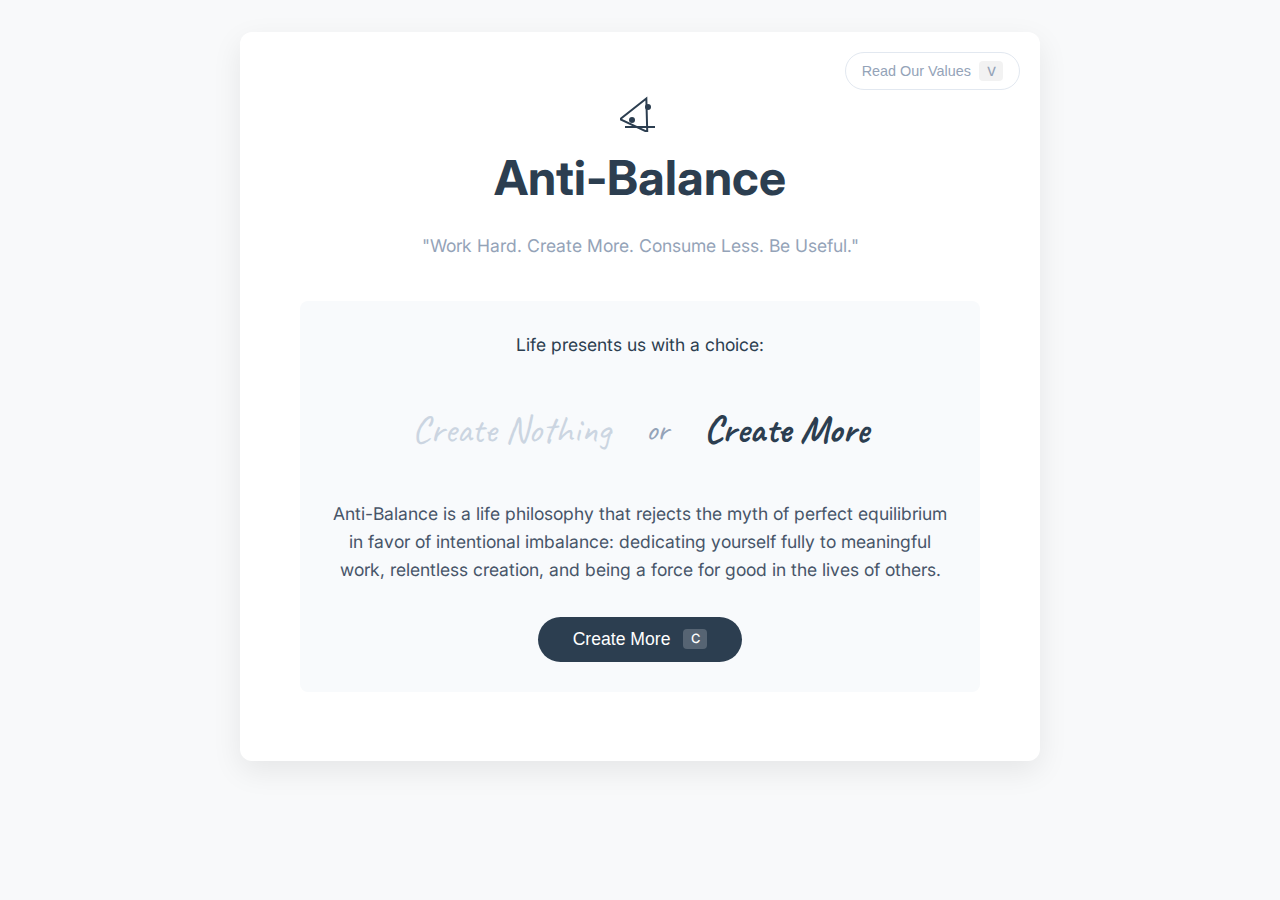
<file: index.html>
<!DOCTYPE html>
<html lang="en">
<head>
    <meta charset="UTF-8">
    <meta name="viewport" content="width=device-width, initial-scale=1.0">
    <title>Anti-Balance | Work Hard. Create More. Consume Less. Be Useful.</title>
    <link rel="stylesheet" href="styles.css">
    <link href="https://fonts.googleapis.com/css2?family=Inter:wght@400;500;600;700&family=Caveat:wght@400;700&display=swap" rel="stylesheet">
</head>
<body>
    <canvas id="confetti-canvas"></canvas>
    <div class="container">
        <div class="letter">
            <button class="toggle-values" id="toggleValues" title="Press 'V' to toggle">
                <span class="toggle-text">Read Our Values</span>
                <span class="shortcut-hint">V</span>
            </button>
            
            <div class="logo">
                <svg width="40" height="40" viewBox="0 0 40 40" fill="none" xmlns="http://www.w3.org/2000/svg">
                    <path d="M20 5 L35 35 L5 35 Z" stroke="#2c3e50" stroke-width="2" fill="none" transform="rotate(25, 20, 20)"/>
                    <line x1="5" y1="35" x2="35" y2="35" stroke="#2c3e50" stroke-width="2"/>
                    <circle cx="12" cy="28" r="3" fill="#2c3e50"/>
                    <circle cx="28" cy="15" r="3" fill="#2c3e50"/>
                </svg>
            </div>
            
            <h1>Anti-Balance</h1>
            <p class="tagline">"Work Hard. Create More. Consume Less. Be Useful."</p>
            
            <div class="letter-content">
                <div class="main-message" id="mainMessage">
                    <div class="message-container">
                        <p>Life presents us with a choice:</p>
                        <div class="choice-container">
                            <div class="choice faded handwritten">Create Nothing</div>
                            <div class="choice-divider handwritten">or</div>
                            <div class="choice emphasized handwritten">Create More</div>
                        </div>
                        <p class="mission">Anti-Balance is a life philosophy that rejects the myth of perfect equilibrium in favor of intentional imbalance: dedicating yourself fully to meaningful work, relentless creation, and being a force for good in the lives of others.</p>
                        <button class="button" id="createMore">
                            Create More
                            <span class="shortcut-hint">C</span>
                        </button>
                    </div>
                </div>
                
                <div class="core-values-section" id="coreValues">
                    <div class="core-values">
                        <h2>Our Core Values</h2>
                        <div class="values-grid">
                            <div class="value" tabindex="0">
                                <span class="value-number">01</span>
                                <h3>Purpose Over Pleasure</h3>
                                <p>Focus your life on contributing value rather than indulging in endless consumption.</p>
                            </div>
                            <div class="value" tabindex="0">
                                <span class="value-number">02</span>
                                <h3>Relentless Work Ethic</h3>
                                <p>Working hard isn't a burden—it's a privilege that brings meaning and fulfillment.</p>
                            </div>
                            <div class="value" tabindex="0">
                                <span class="value-number">03</span>
                                <h3>Creating Over Consuming</h3>
                                <p>Prioritize making, building, and sharing over passively consuming.</p>
                            </div>
                            <div class="value" tabindex="0">
                                <span class="value-number">04</span>
                                <h3>Service to Others</h3>
                                <p>A life well-lived is one that lifts others up and makes the world better.</p>
                            </div>
                        </div>
                    </div>
                </div>
            </div>
        </div>
    </div>
    <script src="main.js"></script>
</body>
</html>
</file>
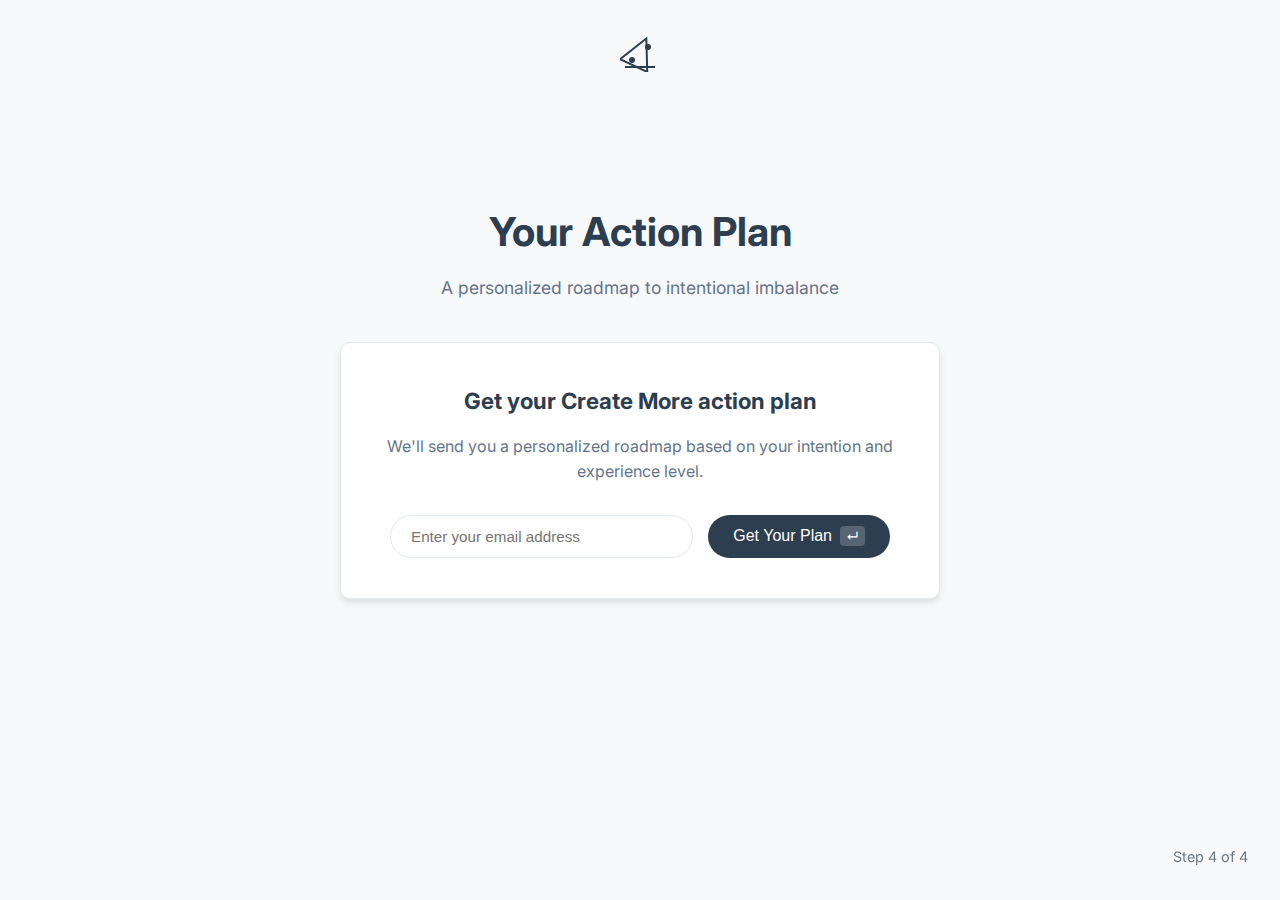
<file: action.html>
<!DOCTYPE html>
<html lang="en">
<head>
    <meta charset="UTF-8">
    <meta name="viewport" content="width=device-width, initial-scale=1.0">
    <title>Your Action Plan | Anti-Balance</title>
    <link href="https://fonts.googleapis.com/css2?family=Inter:wght@400;500;600;700&display=swap" rel="stylesheet">
    <link rel="stylesheet" href="styles.css">
</head>
<body>
    <a href="plan.html" class="back-button">
        <span class="shortcut-hint">ESC</span>
        Back
    </a>

    <a href="index.html" class="logo">
        <svg width="40" height="40" viewBox="0 0 40 40" fill="none" xmlns="http://www.w3.org/2000/svg">
            <path d="M20 5 L35 35 L5 35 Z" stroke="#2c3e50" stroke-width="2" fill="none" transform="rotate(25, 20, 20)"/>
            <line x1="5" y1="35" x2="35" y2="35" stroke="#2c3e50" stroke-width="2"/>
            <circle cx="12" cy="28" r="3" fill="#2c3e50"/>
            <circle cx="28" cy="15" r="3" fill="#2c3e50"/>
        </svg>
    </a>

    <div class="action-container">
        <h1>Your Action Plan</h1>
        <p class="tagline">A personalized roadmap to intentional imbalance</p>

        <div class="get-detailed-plan">
            <h3>Get your Create More action plan</h3>
            <p>We'll send you a personalized roadmap based on your intention and experience level.</p>
            <div class="email-form">
                <input type="email" id="userEmail" placeholder="Enter your email address" required>
                <button id="downloadPlan" class="continue-button">
                    Get Your Plan
                    <span class="shortcut-hint">↵</span>
                </button>
            </div>
        </div>

        <div class="page-number">Step 4 of 4</div>
    </div>

    <script src="action.js"></script>
</body>
</html>
</file>
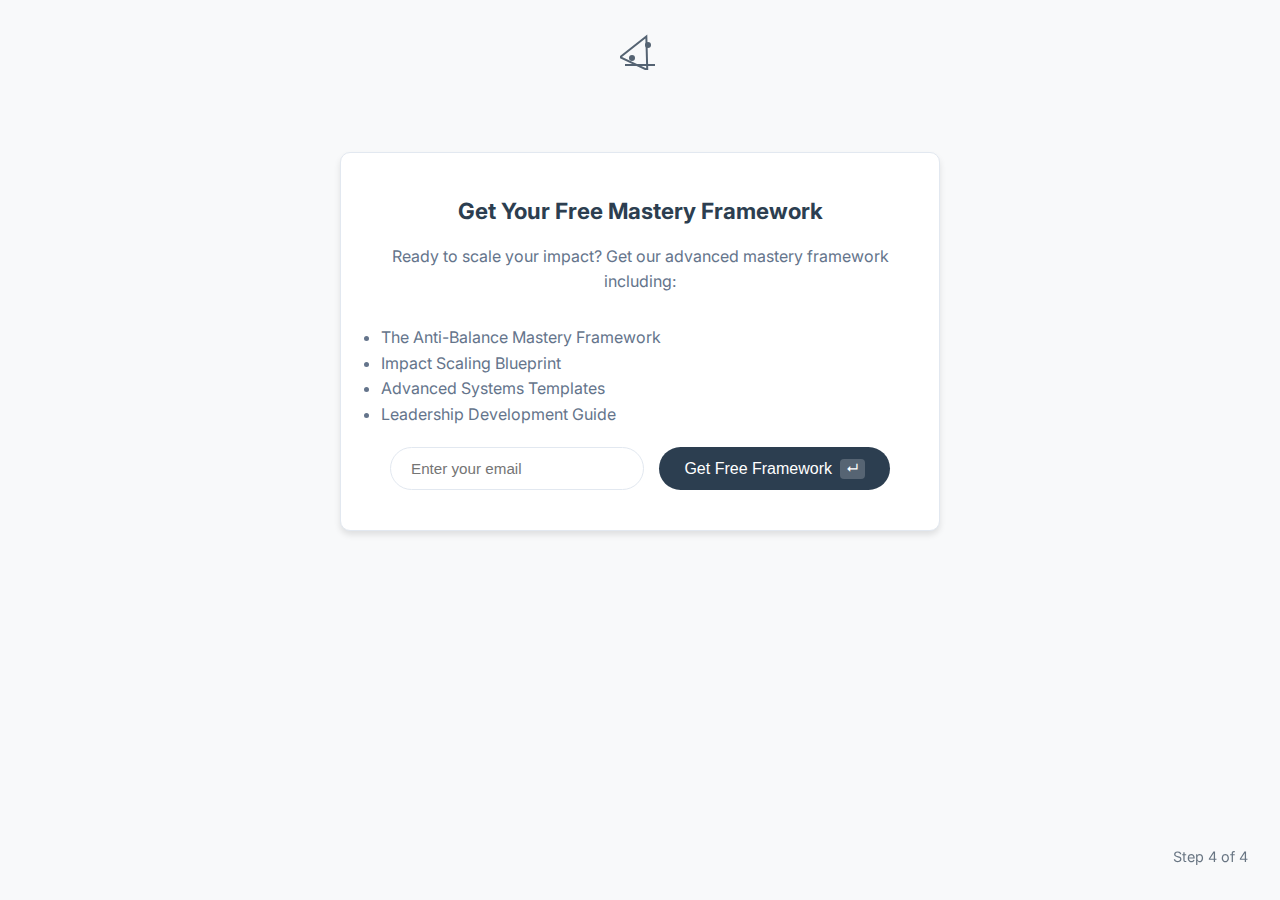
<file: advanced-guide.html>
<!DOCTYPE html>
<html lang="en">
<head>
    <meta charset="UTF-8">
    <meta name="viewport" content="width=device-width, initial-scale=1.0">
    <title>Free Mastery Framework | Anti-Balance</title>
    <link href="https://fonts.googleapis.com/css2?family=Inter:wght@400;500;600;700&display=swap" rel="stylesheet">
    <link rel="stylesheet" href="styles.css">
</head>
<body>
    <a href="index.html" class="logo" style="position: fixed; top: 20px; left: 50%; transform: translateX(-50%); z-index: 1000; opacity: 0.8; transition: opacity 0.3s ease; cursor: pointer; text-decoration: none; padding: 10px;">
        <svg width="40" height="40" viewBox="0 0 40 40" fill="none" xmlns="http://www.w3.org/2000/svg">
            <path d="M20 5 L35 35 L5 35 Z" stroke="#2c3e50" stroke-width="2" fill="none" transform="rotate(25, 20, 20)"/>
            <line x1="5" y1="35" x2="35" y2="35" stroke="#2c3e50" stroke-width="2"/>
            <circle cx="12" cy="28" r="3" fill="#2c3e50"/>
            <circle cx="28" cy="15" r="3" fill="#2c3e50"/>
        </svg>
    </a>

    <div class="action-container">
        <div class="get-detailed-plan">
            <h3>Get Your Free Mastery Framework</h3>
            <p>Ready to scale your impact? Get our advanced mastery framework including:</p>
            <ul style="text-align: left; margin: 20px 0; color: #64748b;">
                <li>The Anti-Balance Mastery Framework</li>
                <li>Impact Scaling Blueprint</li>
                <li>Advanced Systems Templates</li>
                <li>Leadership Development Guide</li>
            </ul>
            
            <form class="email-form" onsubmit="handleSubmit(event)">
                <input type="email" id="userEmail" placeholder="Enter your email" required>
                <button type="submit" class="continue-button">
                    Get Free Framework
                    <span class="shortcut-hint">↵</span>
                </button>
            </form>
        </div>

        <div class="page-number">Step 4 of 4</div>
    </div>

    <script>
        document.addEventListener('DOMContentLoaded', () => {
            document.body.classList.add('fade-in');
        });

        function handleSubmit(event) {
            event.preventDefault();
            const userEmail = document.getElementById('userEmail');
            
            if (userEmail.value) {
                localStorage.setItem('userEmail', userEmail.value);
                localStorage.setItem('selectedLevel', 'advanced');
                localStorage.setItem('showGuideMessage', 'true');
                
                document.body.classList.add('fade-out');
                setTimeout(() => {
                    window.location.href = 'advanced.html';
                }, 500);
            } else {
                userEmail.classList.add('shake');
                setTimeout(() => userEmail.classList.remove('shake'), 300);
            }
        }
    </script>
</body>
</html>
</file>
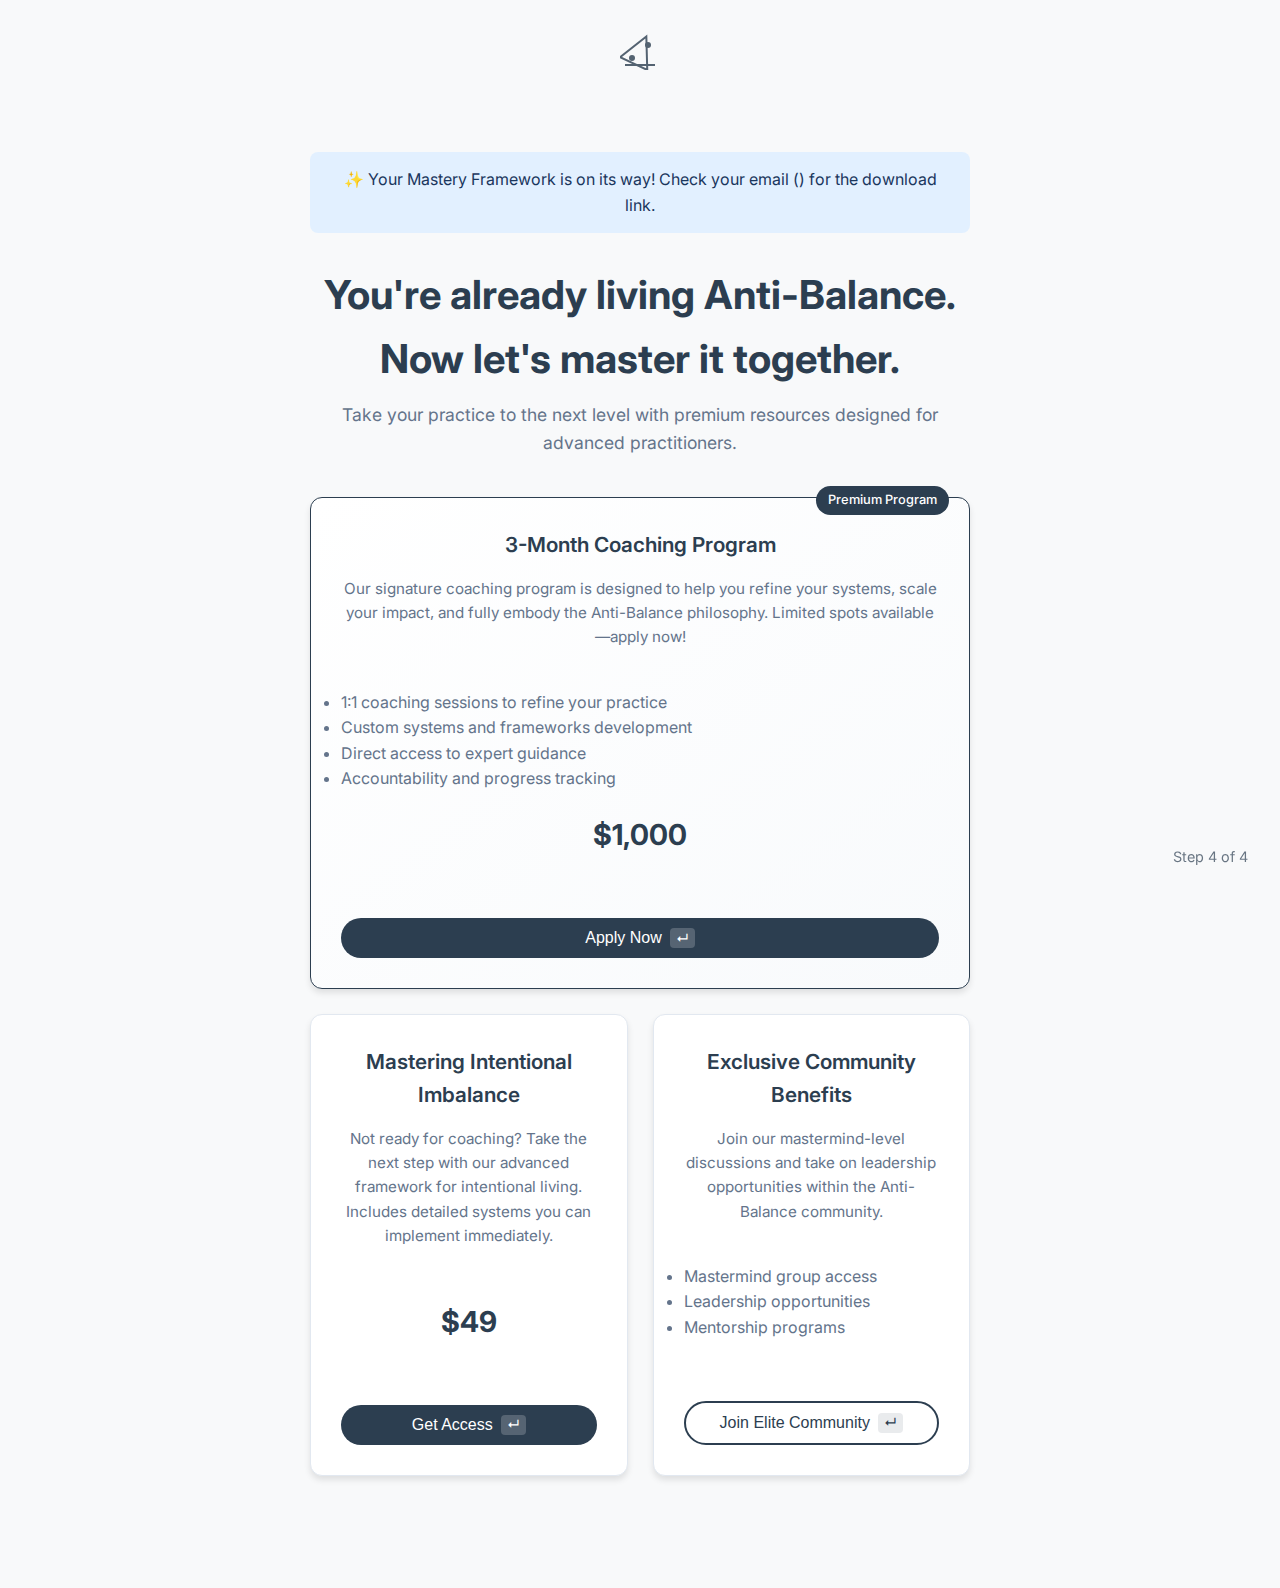
<file: advanced.html>
<!DOCTYPE html>
<html lang="en">
<head>
    <meta charset="UTF-8">
    <meta name="viewport" content="width=device-width, initial-scale=1.0">
    <title>Master Anti-Balance | Premium Coaching</title>
    <link href="https://fonts.googleapis.com/css2?family=Inter:wght@400;500;600;700&display=swap" rel="stylesheet">
    <link rel="stylesheet" href="styles.css">
    <style>
        .guide-message {
            background: #e2f0ff;
            color: #1a365d;
            padding: 15px 20px;
            border-radius: 8px;
            margin-bottom: 30px;
            display: none;
            animation: slideDown 0.5s ease forwards;
        }
        @keyframes slideDown {
            from { transform: translateY(-20px); opacity: 0; }
            to { transform: translateY(0); opacity: 1; }
        }
    </style>
</head>
<body>
    <a href="index.html" class="logo" style="position: absolute; top: 20px; left: 50%; transform: translateX(-50%); z-index: 1000; opacity: 0.8; transition: opacity 0.3s ease; cursor: pointer; text-decoration: none; padding: 10px;">
        <svg width="40" height="40" viewBox="0 0 40 40" fill="none" xmlns="http://www.w3.org/2000/svg">
            <path d="M20 5 L35 35 L5 35 Z" stroke="#2c3e50" stroke-width="2" fill="none" transform="rotate(25, 20, 20)"/>
            <line x1="5" y1="35" x2="35" y2="35" stroke="#2c3e50" stroke-width="2"/>
            <circle cx="12" cy="28" r="3" fill="#2c3e50"/>
            <circle cx="28" cy="15" r="3" fill="#2c3e50"/>
        </svg>
    </a>

    <div class="action-container">
        <div class="guide-message" style="display: block;">
            ✨ Your Mastery Framework is on its way! Check your email (<span id="userEmailDisplay"></span>) for the download link.
        </div>

        <h1>You're already living Anti-Balance. Now let's master it together.</h1>
        <p class="tagline">Take your practice to the next level with premium resources designed for advanced practitioners.</p>

        <div class="offerings-grid">
            <div class="offering-card featured" style="grid-column: span 2;">
                <div class="featured-badge">Premium Program</div>
                <h3>3-Month Coaching Program</h3>
                <p>Our signature coaching program is designed to help you refine your systems, scale your impact, and fully embody the Anti-Balance philosophy. Limited spots available—apply now!</p>
                <ul style="text-align: left; margin: 20px 0; color: #64748b;">
                    <li>1:1 coaching sessions to refine your practice</li>
                    <li>Custom systems and frameworks development</li>
                    <li>Direct access to expert guidance</li>
                    <li>Accountability and progress tracking</li>
                </ul>
                <div class="price">$1,000</div>
                <button class="continue-button">
                    Apply Now
                    <span class="shortcut-hint">↵</span>
                </button>
            </div>

            <div class="offering-card primary">
                <h3>Mastering Intentional Imbalance</h3>
                <p>Not ready for coaching? Take the next step with our advanced framework for intentional living. Includes detailed systems you can implement immediately.</p>
                <div class="price">$49</div>
                <button class="continue-button">
                    Get Access
                    <span class="shortcut-hint">↵</span>
                </button>
            </div>

            <div class="offering-card community">
                <h3>Exclusive Community Benefits</h3>
                <p>Join our mastermind-level discussions and take on leadership opportunities within the Anti-Balance community.</p>
                <ul style="text-align: left; margin: 20px 0; color: #64748b;">
                    <li>Mastermind group access</li>
                    <li>Leadership opportunities</li>
                    <li>Mentorship programs</li>
                </ul>
                <button class="continue-button secondary">
                    Join Elite Community
                    <span class="shortcut-hint">↵</span>
                </button>
            </div>
        </div>

        <div class="page-number">Step 4 of 4</div>
    </div>

    <script>
        document.addEventListener('DOMContentLoaded', () => {
            document.body.classList.add('fade-in');
            const userEmail = localStorage.getItem('userEmail');
            document.getElementById('userEmailDisplay').textContent = userEmail;
        });
    </script>
</body>
</html>
</file>
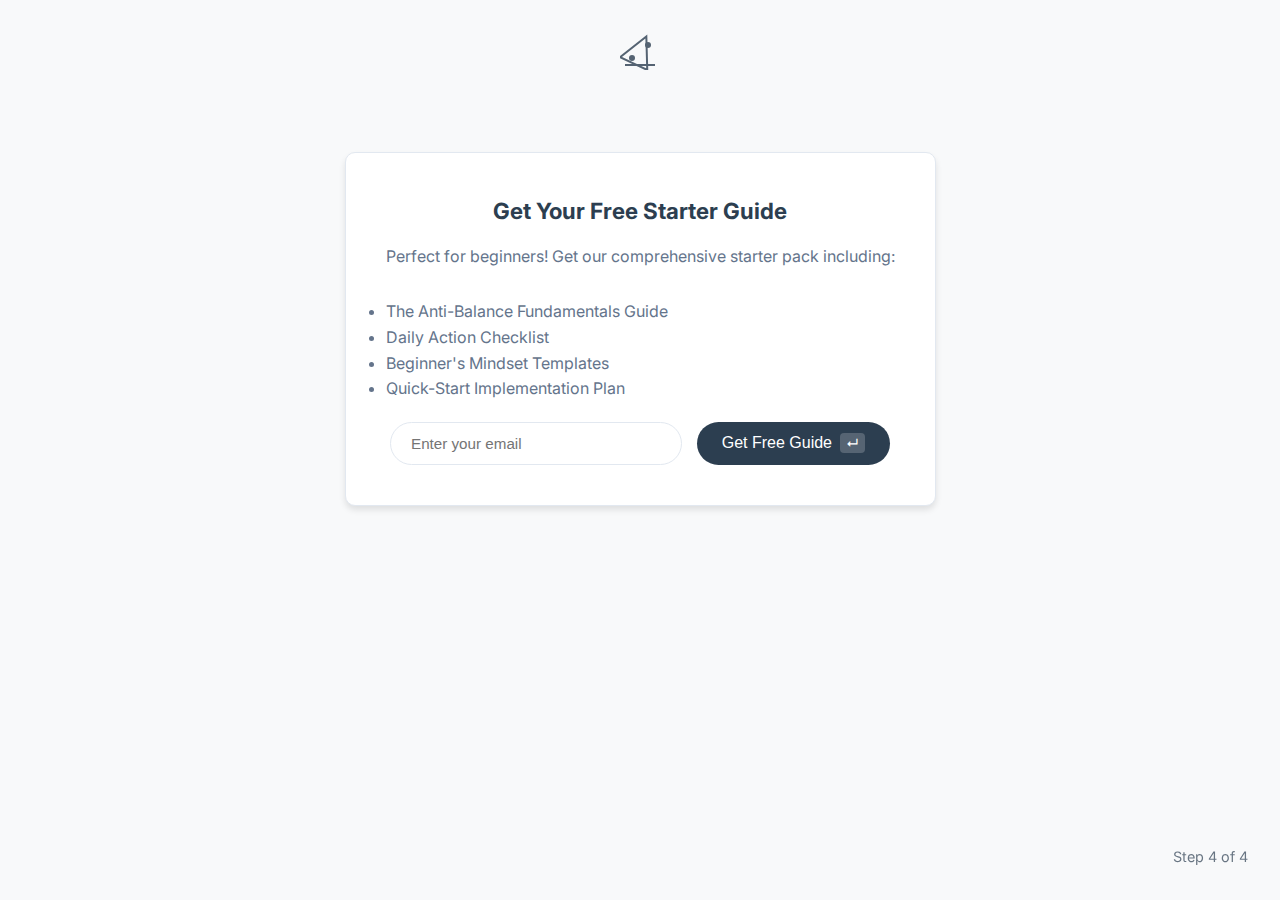
<file: beginner-guide.html>
<!DOCTYPE html>
<html lang="en">
<head>
    <meta charset="UTF-8">
    <meta name="viewport" content="width=device-width, initial-scale=1.0">
    <title>Free Starter Guide | Anti-Balance</title>
    <link href="https://fonts.googleapis.com/css2?family=Inter:wght@400;500;600;700&display=swap" rel="stylesheet">
    <link rel="stylesheet" href="styles.css">
</head>
<body>
    <a href="index.html" class="logo" style="position: fixed; top: 20px; left: 50%; transform: translateX(-50%); z-index: 1000; opacity: 0.8; transition: opacity 0.3s ease; cursor: pointer; text-decoration: none; padding: 10px;">
        <svg width="40" height="40" viewBox="0 0 40 40" fill="none" xmlns="http://www.w3.org/2000/svg">
            <path d="M20 5 L35 35 L5 35 Z" stroke="#2c3e50" stroke-width="2" fill="none" transform="rotate(25, 20, 20)"/>
            <line x1="5" y1="35" x2="35" y2="35" stroke="#2c3e50" stroke-width="2"/>
            <circle cx="12" cy="28" r="3" fill="#2c3e50"/>
            <circle cx="28" cy="15" r="3" fill="#2c3e50"/>
        </svg>
    </a>

    <div class="action-container">
        <div class="get-detailed-plan">
            <h3>Get Your Free Starter Guide</h3>
            <p>Perfect for beginners! Get our comprehensive starter pack including:</p>
            <ul style="text-align: left; margin: 20px 0; color: #64748b;">
                <li>The Anti-Balance Fundamentals Guide</li>
                <li>Daily Action Checklist</li>
                <li>Beginner's Mindset Templates</li>
                <li>Quick-Start Implementation Plan</li>
            </ul>
            
            <form class="email-form" onsubmit="handleSubmit(event)">
                <input type="email" id="userEmail" placeholder="Enter your email" required>
                <button type="submit" class="continue-button">
                    Get Free Guide
                    <span class="shortcut-hint">↵</span>
                </button>
            </form>
        </div>

        <div class="page-number">Step 4 of 4</div>
    </div>

    <script>
        document.addEventListener('DOMContentLoaded', () => {
            document.body.classList.add('fade-in');
        });

        function handleSubmit(event) {
            event.preventDefault();
            const userEmail = document.getElementById('userEmail');
            
            if (userEmail.value) {
                localStorage.setItem('userEmail', userEmail.value);
                localStorage.setItem('selectedLevel', 'beginner');
                
                document.body.classList.add('fade-out');
                setTimeout(() => {
                    window.location.href = 'thank-you.html';
                }, 500);
            } else {
                userEmail.classList.add('shake');
                setTimeout(() => userEmail.classList.remove('shake'), 300);
            }
        }
    </script>
</body>
</html>
</file>
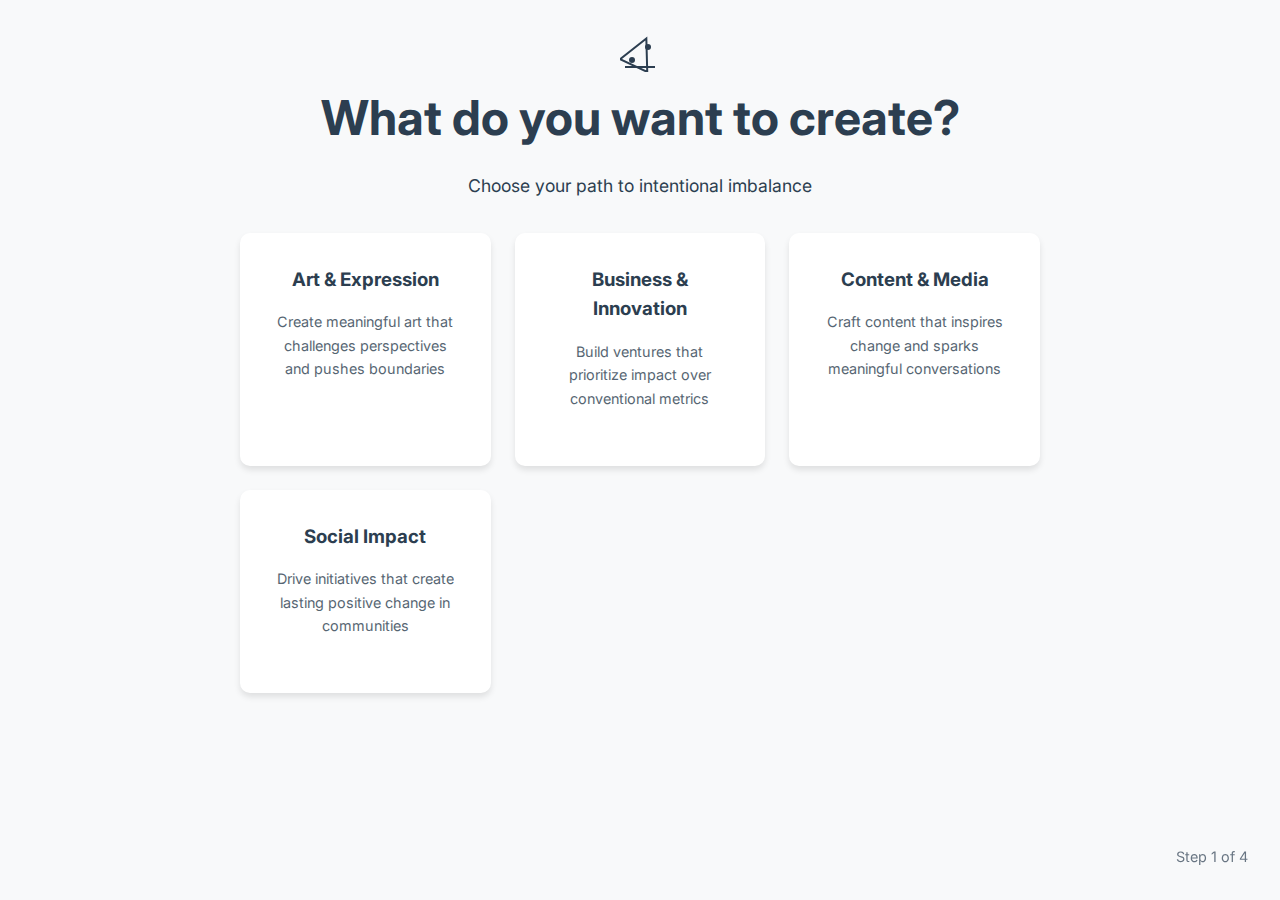
<file: create.html>
<!DOCTYPE html>
<html lang="en">
<head>
    <meta charset="UTF-8">
    <meta name="viewport" content="width=device-width, initial-scale=1.0">
    <title>What do you want to create? | Anti-Balance</title>
    <link href="https://fonts.googleapis.com/css2?family=Inter:wght@400;500;600;700&display=swap" rel="stylesheet">
    <link rel="stylesheet" href="styles.css">
</head>
<body>
    <a href="index.html" class="back-button">
        <span class="shortcut-hint">ESC</span>
        <span>Back</span>
    </a>

    <div class="container">
        <div class="logo">
            <svg width="40" height="40" viewBox="0 0 40 40" fill="none" xmlns="http://www.w3.org/2000/svg">
                <path d="M20 5 L35 35 L5 35 Z" stroke="#2c3e50" stroke-width="2" fill="none" transform="rotate(25, 20, 20)"/>
                <line x1="5" y1="35" x2="35" y2="35" stroke="#2c3e50" stroke-width="2"/>
                <circle cx="12" cy="28" r="3" fill="#2c3e50"/>
                <circle cx="28" cy="15" r="3" fill="#2c3e50"/>
            </svg>
        </div>

        <h1>What do you want to create?</h1>
        <p>Choose your path to intentional imbalance</p>

        <div class="creation-options">
            <a href="#" class="creation-option" data-type="art">
                <h3>Art & Expression</h3>
                <p>Create meaningful art that challenges perspectives and pushes boundaries</p>
            </a>
            <a href="#" class="creation-option" data-type="business">
                <h3>Business & Innovation</h3>
                <p>Build ventures that prioritize impact over conventional metrics</p>
            </a>
            <a href="#" class="creation-option" data-type="content">
                <h3>Content & Media</h3>
                <p>Craft content that inspires change and sparks meaningful conversations</p>
            </a>
            <a href="#" class="creation-option" data-type="impact">
                <h3>Social Impact</h3>
                <p>Drive initiatives that create lasting positive change in communities</p>
            </a>
        </div>
    </div>

    <div class="page-number">Step 1 of 4</div>

    <script src="create.js"></script>
</body>
</html>
</file>
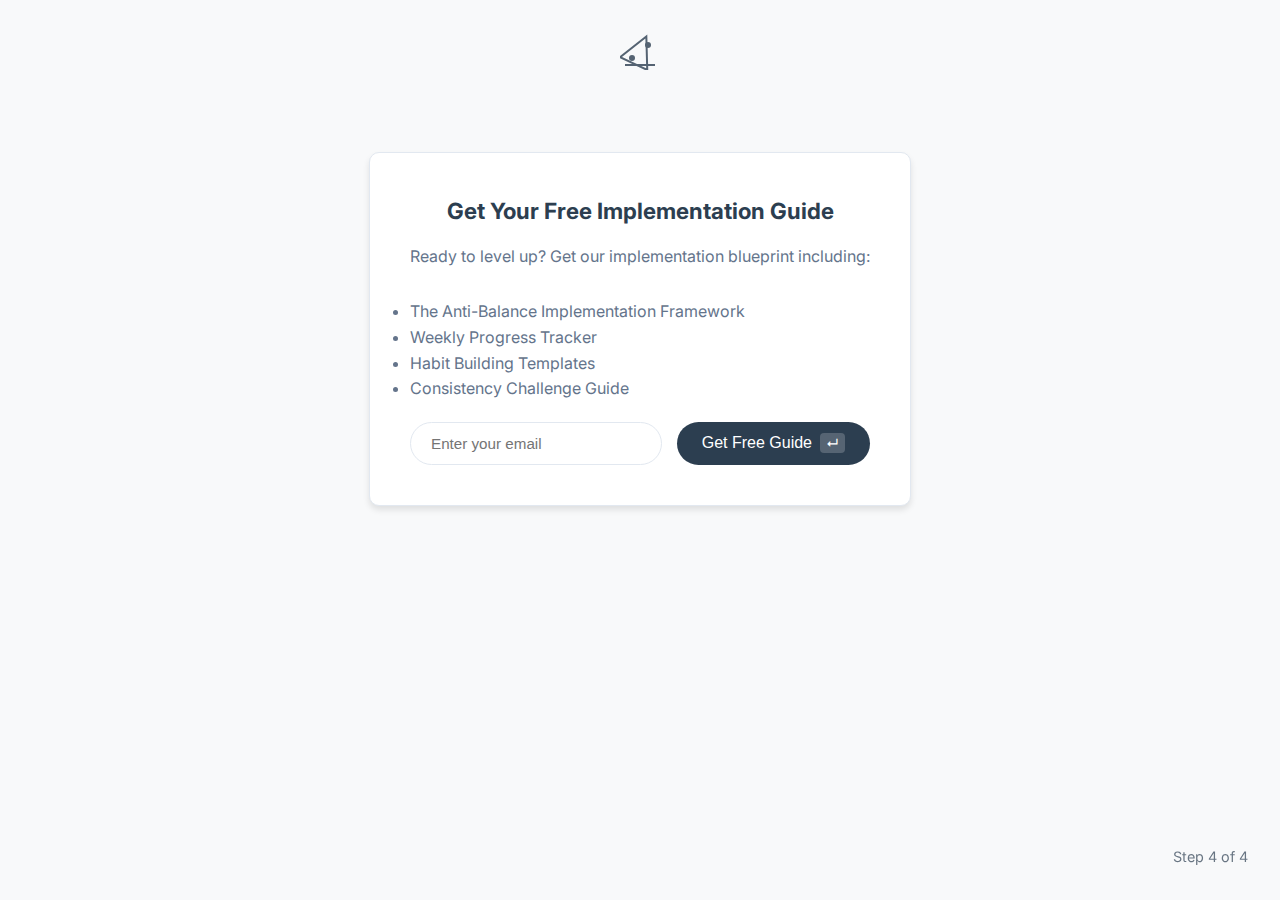
<file: intermediate-guide.html>
<!DOCTYPE html>
<html lang="en">
<head>
    <meta charset="UTF-8">
    <meta name="viewport" content="width=device-width, initial-scale=1.0">
    <title>Free Implementation Guide | Anti-Balance</title>
    <link href="https://fonts.googleapis.com/css2?family=Inter:wght@400;500;600;700&display=swap" rel="stylesheet">
    <link rel="stylesheet" href="styles.css">
</head>
<body>
    <a href="index.html" class="logo" style="position: fixed; top: 20px; left: 50%; transform: translateX(-50%); z-index: 1000; opacity: 0.8; transition: opacity 0.3s ease; cursor: pointer; text-decoration: none; padding: 10px;">
        <svg width="40" height="40" viewBox="0 0 40 40" fill="none" xmlns="http://www.w3.org/2000/svg">
            <path d="M20 5 L35 35 L5 35 Z" stroke="#2c3e50" stroke-width="2" fill="none" transform="rotate(25, 20, 20)"/>
            <line x1="5" y1="35" x2="35" y2="35" stroke="#2c3e50" stroke-width="2"/>
            <circle cx="12" cy="28" r="3" fill="#2c3e50"/>
            <circle cx="28" cy="15" r="3" fill="#2c3e50"/>
        </svg>
    </a>

    <div class="action-container">
        <div class="get-detailed-plan">
            <h3>Get Your Free Implementation Guide</h3>
            <p>Ready to level up? Get our implementation blueprint including:</p>
            <ul style="text-align: left; margin: 20px 0; color: #64748b;">
                <li>The Anti-Balance Implementation Framework</li>
                <li>Weekly Progress Tracker</li>
                <li>Habit Building Templates</li>
                <li>Consistency Challenge Guide</li>
            </ul>
            
            <form class="email-form" onsubmit="handleSubmit(event)">
                <input type="email" id="userEmail" placeholder="Enter your email" required>
                <button type="submit" class="continue-button">
                    Get Free Guide
                    <span class="shortcut-hint">↵</span>
                </button>
            </form>
        </div>

        <div class="page-number">Step 4 of 4</div>
    </div>

    <script>
        document.addEventListener('DOMContentLoaded', () => {
            document.body.classList.add('fade-in');
        });

        function handleSubmit(event) {
            event.preventDefault();
            const userEmail = document.getElementById('userEmail');
            
            if (userEmail.value) {
                localStorage.setItem('userEmail', userEmail.value);
                localStorage.setItem('selectedLevel', 'intermediate');
                localStorage.setItem('showGuideMessage', 'true');
                
                document.body.classList.add('fade-out');
                setTimeout(() => {
                    window.location.href = 'intermediate.html';
                }, 500);
            } else {
                userEmail.classList.add('shake');
                setTimeout(() => userEmail.classList.remove('shake'), 300);
            }
        }
    </script>
</body>
</html>
</file>
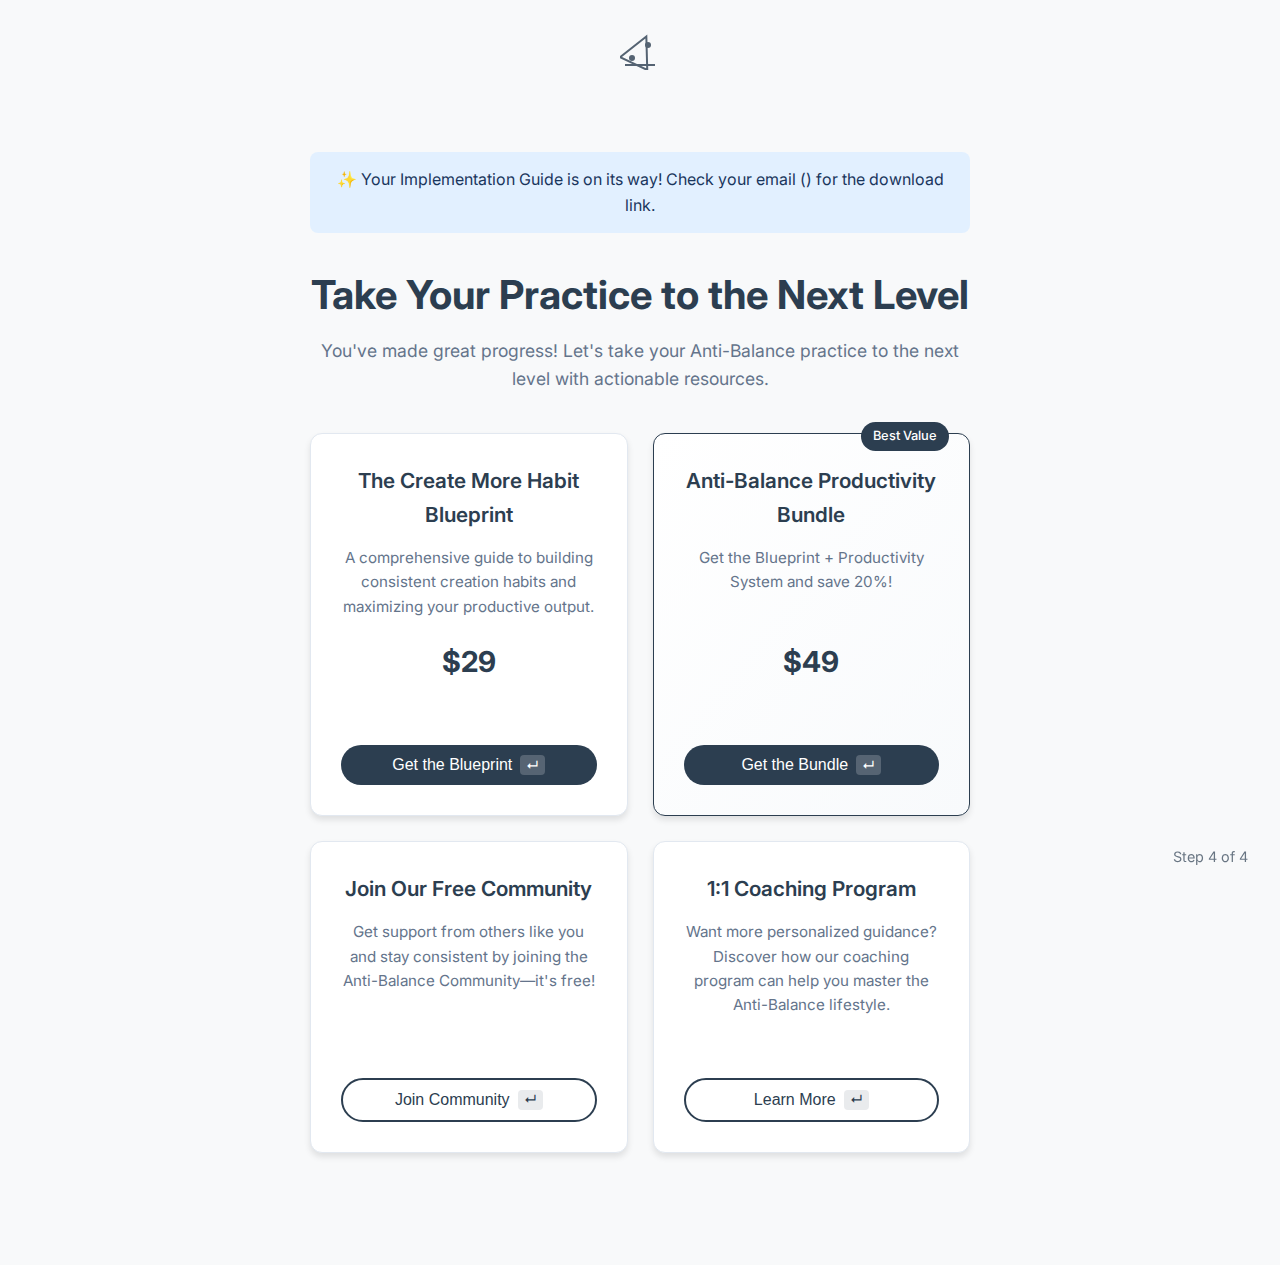
<file: intermediate.html>
<!DOCTYPE html>
<html lang="en">
<head>
    <meta charset="UTF-8">
    <meta name="viewport" content="width=device-width, initial-scale=1.0">
    <title>Level Up Your Practice | Anti-Balance</title>
    <link href="https://fonts.googleapis.com/css2?family=Inter:wght@400;500;600;700&display=swap" rel="stylesheet">
    <link rel="stylesheet" href="styles.css">
    <style>
        .guide-message {
            background: #e2f0ff;
            color: #1a365d;
            padding: 15px 20px;
            border-radius: 8px;
            margin-bottom: 30px;
            display: none;
            animation: slideDown 0.5s ease forwards;
        }
        @keyframes slideDown {
            from { transform: translateY(-20px); opacity: 0; }
            to { transform: translateY(0); opacity: 1; }
        }
    </style>
</head>
<body>
    <a href="index.html" class="logo" style="position: fixed; top: 20px; left: 50%; transform: translateX(-50%); z-index: 1000; opacity: 0.8; transition: opacity 0.3s ease; cursor: pointer; text-decoration: none; padding: 10px;">
        <svg width="40" height="40" viewBox="0 0 40 40" fill="none" xmlns="http://www.w3.org/2000/svg">
            <path d="M20 5 L35 35 L5 35 Z" stroke="#2c3e50" stroke-width="2" fill="none" transform="rotate(25, 20, 20)"/>
            <line x1="5" y1="35" x2="35" y2="35" stroke="#2c3e50" stroke-width="2"/>
            <circle cx="12" cy="28" r="3" fill="#2c3e50"/>
            <circle cx="28" cy="15" r="3" fill="#2c3e50"/>
        </svg>
    </a>

    <div class="action-container">
        <div class="guide-message" style="display: block;">
            ✨ Your Implementation Guide is on its way! Check your email (<span id="userEmailDisplay"></span>) for the download link.
        </div>

        <h1>Take Your Practice to the Next Level</h1>
        <p class="tagline">You've made great progress! Let's take your Anti-Balance practice to the next level with actionable resources.</p>

        <div class="offerings-grid">
            <div class="offering-card primary">
                <h3>The Create More Habit Blueprint</h3>
                <p>A comprehensive guide to building consistent creation habits and maximizing your productive output.</p>
                <div class="price">$29</div>
                <button class="continue-button">
                    Get the Blueprint
                    <span class="shortcut-hint">↵</span>
                </button>
            </div>

            <div class="offering-card featured">
                <div class="featured-badge">Best Value</div>
                <h3>Anti-Balance Productivity Bundle</h3>
                <p>Get the Blueprint + Productivity System and save 20%!</p>
                <div class="price">$49</div>
                <button class="continue-button">
                    Get the Bundle
                    <span class="shortcut-hint">↵</span>
                </button>
            </div>

            <div class="offering-card community">
                <h3>Join Our Free Community</h3>
                <p>Get support from others like you and stay consistent by joining the Anti-Balance Community—it's free!</p>
                <button class="continue-button secondary">
                    Join Community
                    <span class="shortcut-hint">↵</span>
                </button>
            </div>

            <div class="offering-card coaching">
                <h3>1:1 Coaching Program</h3>
                <p>Want more personalized guidance? Discover how our coaching program can help you master the Anti-Balance lifestyle.</p>
                <button class="continue-button secondary">
                    Learn More
                    <span class="shortcut-hint">↵</span>
                </button>
            </div>
        </div>

        <div class="page-number">Step 4 of 4</div>
    </div>

    <script>
        document.addEventListener('DOMContentLoaded', () => {
            document.body.classList.add('fade-in');
            const userEmail = localStorage.getItem('userEmail');
            document.getElementById('userEmailDisplay').textContent = userEmail;
        });
    </script>
</body>
</html>
</file>
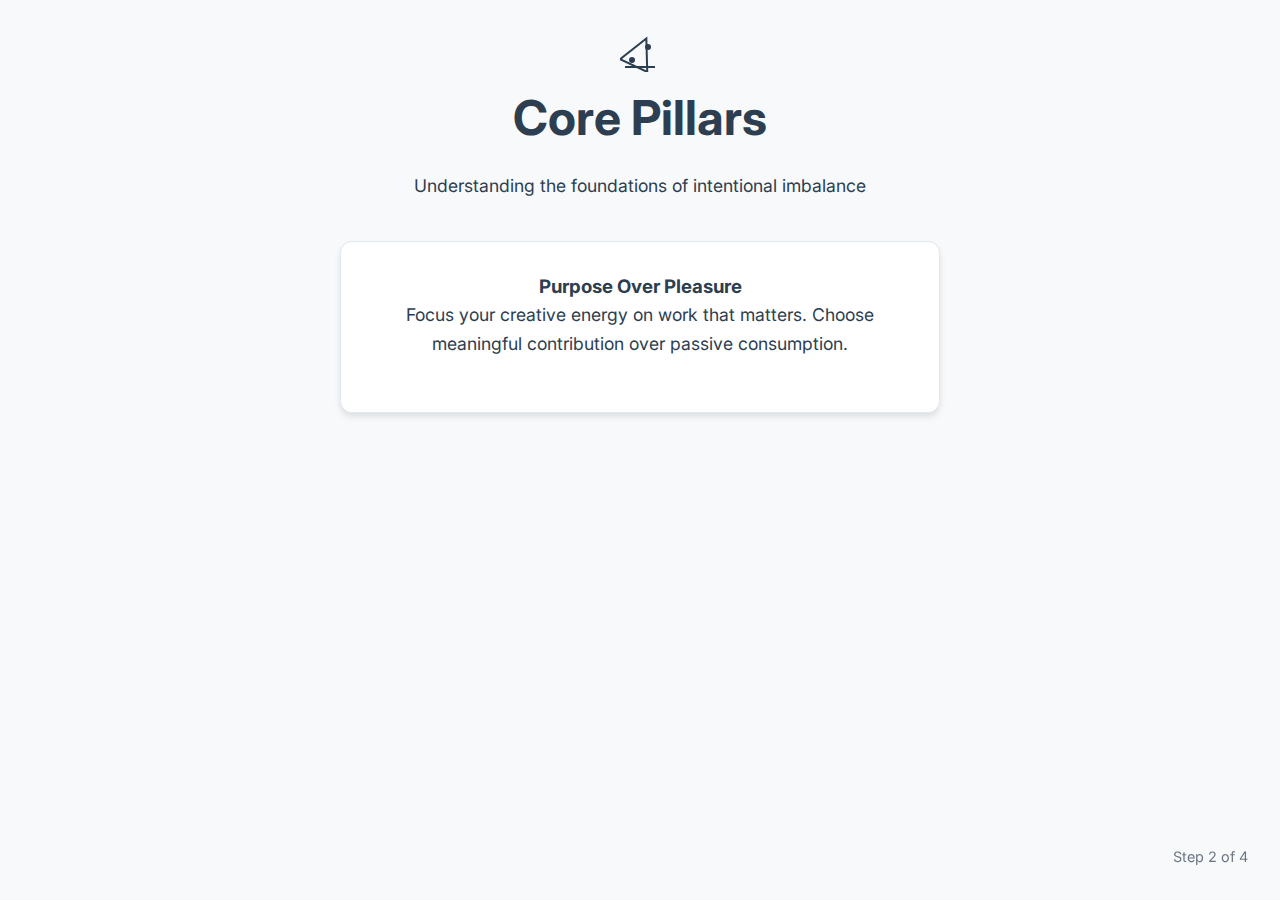
<file: pillars.html>
<!DOCTYPE html>
<html lang="en">
<head>
    <meta charset="UTF-8">
    <meta name="viewport" content="width=device-width, initial-scale=1.0">
    <title>Core Pillars | Anti-Balance</title>
    <link href="https://fonts.googleapis.com/css2?family=Inter:wght@400;500;600;700&display=swap" rel="stylesheet">
    <link rel="stylesheet" href="styles.css">
</head>
<body>
    <a href="create.html" class="back-button">
        <span class="shortcut-hint">ESC</span>
        <span>Back</span>
    </a>

    <div class="container">
        <div class="logo">
            <svg width="40" height="40" viewBox="0 0 40 40" fill="none" xmlns="http://www.w3.org/2000/svg">
                <path d="M20 5 L35 35 L5 35 Z" stroke="#2c3e50" stroke-width="2" fill="none" transform="rotate(25, 20, 20)"/>
                <line x1="5" y1="35" x2="35" y2="35" stroke="#2c3e50" stroke-width="2"/>
                <circle cx="12" cy="28" r="3" fill="#2c3e50"/>
                <circle cx="28" cy="15" r="3" fill="#2c3e50"/>
            </svg>
        </div>

        <h1>Core Pillars</h1>
        <p>Understanding the foundations of intentional imbalance</p>

        <div class="pillars-sequence">
            <div class="pillar-reveal" id="pillar1">
                <h3>Purpose Over Pleasure</h3>
                <p>Focus your creative energy on work that matters. Choose meaningful contribution over passive consumption.</p>
            </div>
            
            <div class="pillar-reveal" id="pillar2">
                <h3>Relentless Work Ethic</h3>
                <p>Embrace the privilege of hard work. Let your dedication to craft become a source of pride and fulfillment.</p>
            </div>
            
            <div class="pillar-reveal" id="pillar3">
                <h3>Creating Over Consuming</h3>
                <p>Shift from consumer to creator. Your unique voice and vision deserve to be shared with the world.</p>
            </div>
            
            <div class="pillar-reveal" id="pillar4">
                <h3>Service to Others</h3>
                <p>Channel your creative force into uplifting others. True fulfillment comes from positive impact.</p>
            </div>

            <div class="final-question" id="finalQuestion">
                <h3>What will you create?</h3>
                <textarea id="intention" placeholder="Share your intention..." maxlength="100"></textarea>
                <button class="continue-button" id="continue">
                    Generate Action Plan
                    <span class="shortcut-hint">↵</span>
                </button>
            </div>
        </div>
    </div>

    <div class="page-number">Step 2 of 4</div>

    <script src="pillars.js"></script>
</body>
</html>
</file>
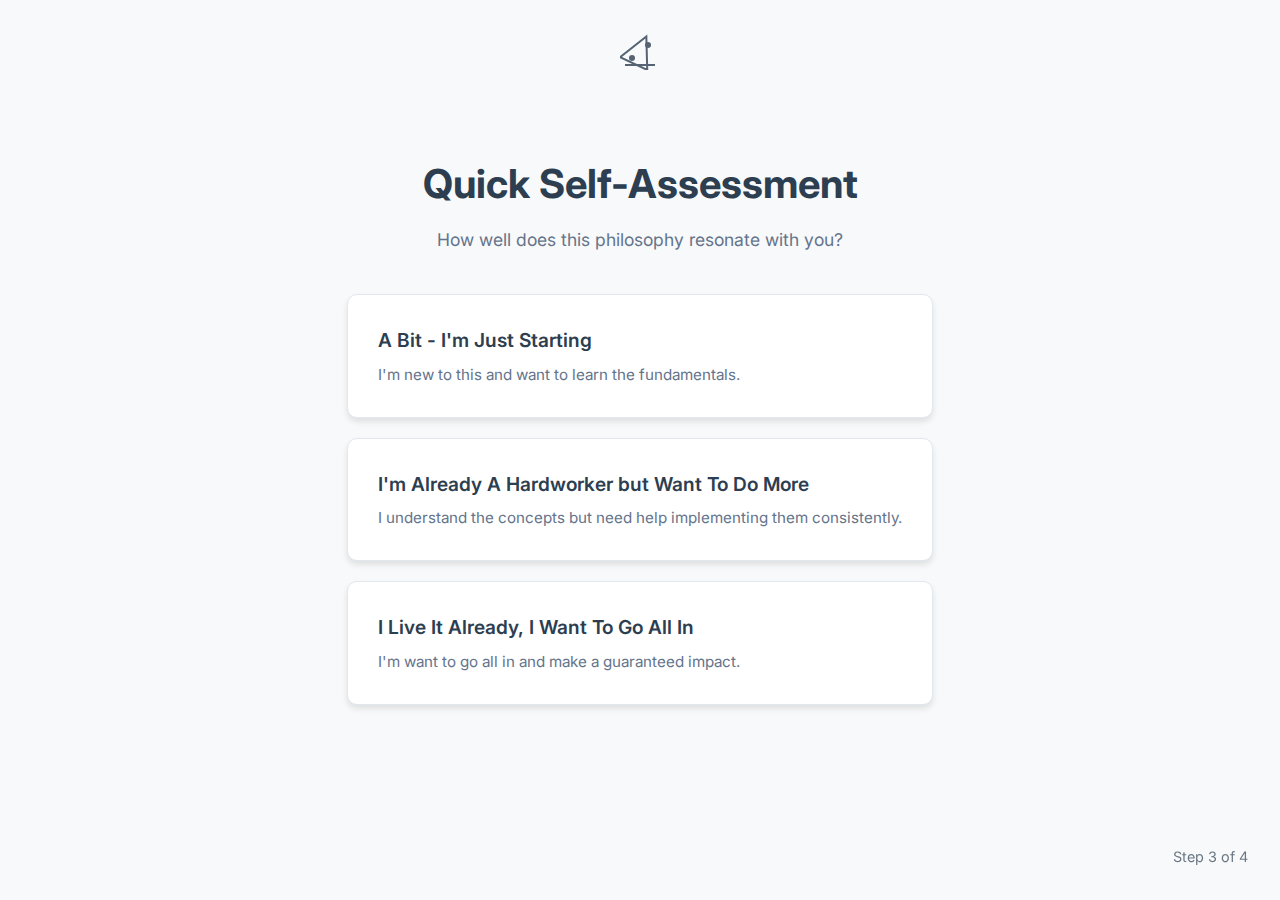
<file: plan.html>
<!DOCTYPE html>
<html lang="en">
<head>
    <meta charset="UTF-8">
    <meta name="viewport" content="width=device-width, initial-scale=1.0">
    <title>Self-Assessment | Anti-Balance</title>
    <link href="https://fonts.googleapis.com/css2?family=Inter:wght@400;500;600;700&display=swap" rel="stylesheet">
    <link rel="stylesheet" href="styles.css">
    <style>
        .assessment-option {
            text-decoration: none;
            color: inherit;
        }
        .assessment-option h3, .assessment-option p {
            text-decoration: none;
        }
    </style>
</head>
<body>
    <a href="index.html" class="logo" style="position: fixed; top: 20px; left: 50%; transform: translateX(-50%); z-index: 1000; opacity: 0.8; transition: opacity 0.3s ease; cursor: pointer; text-decoration: none; padding: 10px;">
        <svg width="40" height="40" viewBox="0 0 40 40" fill="none" xmlns="http://www.w3.org/2000/svg">
            <path d="M20 5 L35 35 L5 35 Z" stroke="#2c3e50" stroke-width="2" fill="none" transform="rotate(25, 20, 20)"/>
            <line x1="5" y1="35" x2="35" y2="35" stroke="#2c3e50" stroke-width="2"/>
            <circle cx="12" cy="28" r="3" fill="#2c3e50"/>
            <circle cx="28" cy="15" r="3" fill="#2c3e50"/>
        </svg>
    </a>

    <div class="action-container">
        <h1>Quick Self-Assessment</h1>
        <p class="tagline">How well does this philosophy resonate with you?</p>

        <div class="assessment-options">
            <a href="beginner-guide.html" class="assessment-option">
                <h3>A Bit - I'm Just Starting</h3>
                <p>I'm new to this and want to learn the fundamentals.</p>
            </a>

            <a href="intermediate-guide.html" class="assessment-option">
                <h3>I'm Already A Hardworker but Want To Do More</h3>
                <p>I understand the concepts but need help implementing them consistently.</p>
            </a>

            <a href="advanced-guide.html" class="assessment-option">
                <h3>I Live It Already, I Want To Go All In</h3>
                <p>I'm want to go all in and make a guaranteed impact.</p>
            </a>
        </div>

        <div class="page-number">Step 3 of 4</div>
    </div>

    <script>
        document.addEventListener('DOMContentLoaded', () => {
            // Add fade-in animation
            document.body.classList.add('fade-in');

            // Add hover effect
            const options = document.querySelectorAll('.assessment-option');
            options.forEach(option => {
                option.addEventListener('mouseenter', () => {
                    options.forEach(o => o.classList.remove('selected'));
                    option.classList.add('selected');
                });
                
                option.addEventListener('mouseleave', () => {
                    option.classList.remove('selected');
                });
            });
        });
    </script>
</body>
</html>
</file>
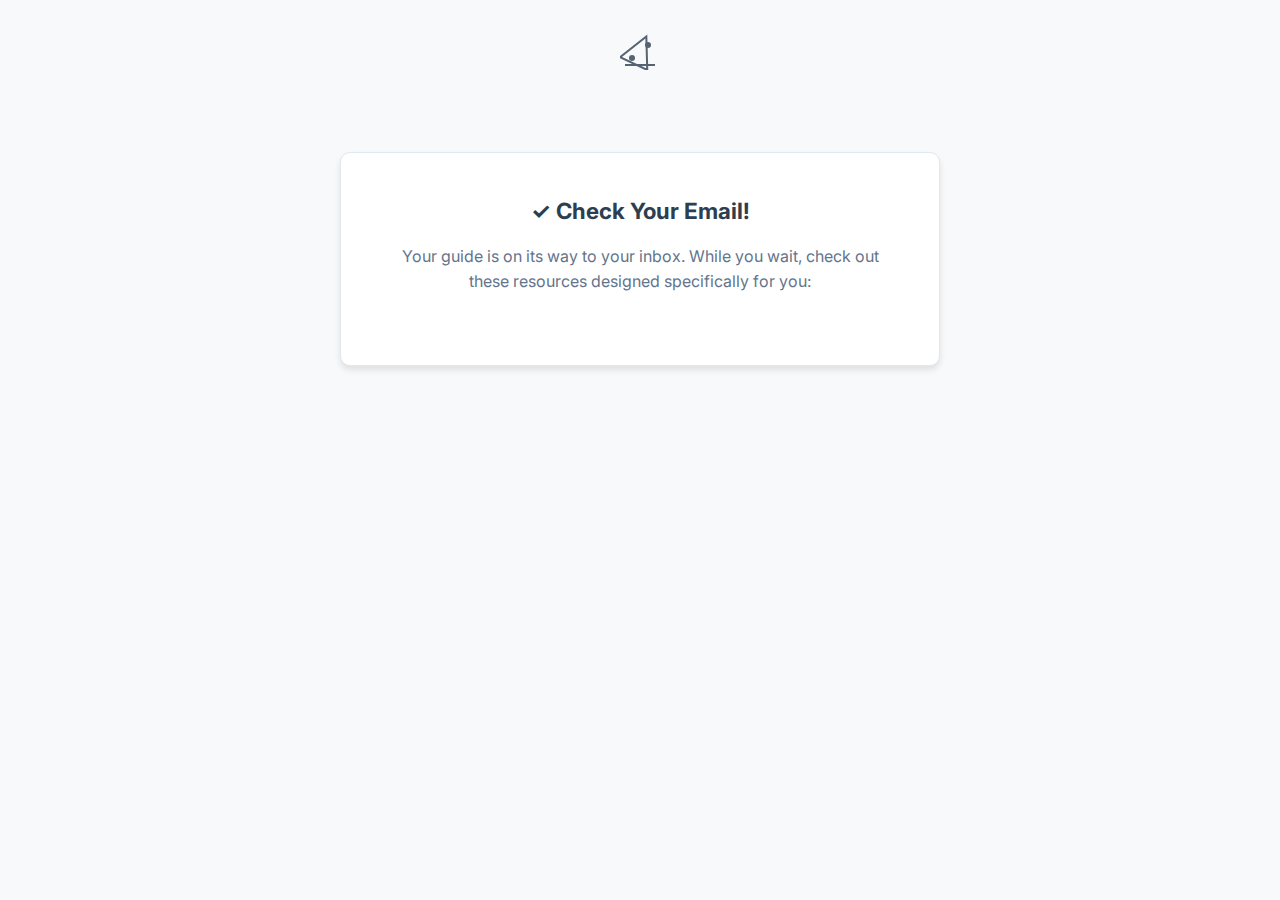
<file: thank-you.html>
<!DOCTYPE html>
<html lang="en">
<head>
    <meta charset="UTF-8">
    <meta name="viewport" content="width=device-width, initial-scale=1.0">
    <title>Thank You | Anti-Balance</title>
    <link href="https://fonts.googleapis.com/css2?family=Inter:wght@400;500;600;700&display=swap" rel="stylesheet">
    <link rel="stylesheet" href="styles.css">
</head>
<body>
    <a href="index.html" class="logo" style="position: fixed; top: 20px; left: 50%; transform: translateX(-50%); z-index: 1000; opacity: 0.8; transition: opacity 0.3s ease; cursor: pointer; text-decoration: none; padding: 10px;">
        <svg width="40" height="40" viewBox="0 0 40 40" fill="none" xmlns="http://www.w3.org/2000/svg">
            <path d="M20 5 L35 35 L5 35 Z" stroke="#2c3e50" stroke-width="2" fill="none" transform="rotate(25, 20, 20)"/>
            <line x1="5" y1="35" x2="35" y2="35" stroke="#2c3e50" stroke-width="2"/>
            <circle cx="12" cy="28" r="3" fill="#2c3e50"/>
            <circle cx="28" cy="15" r="3" fill="#2c3e50"/>
        </svg>
    </a>

    <div class="action-container">
        <div class="get-detailed-plan">
            <h3>✓ Check Your Email!</h3>
            <p id="confirmationMessage">Your guide is on its way to your inbox. While you wait, check out these resources designed specifically for you:</p>
        </div>

        <!-- Beginner Offerings -->
        <div class="offerings-grid" id="beginnerOfferings" style="display: none;">
            <div class="offering-card featured">
                <div class="featured-badge">Best Value</div>
                <h3>Anti-Balance Beginner's Playbook</h3>
                <p>A comprehensive guide to build a strong foundation for your Anti-Balance journey. Includes step-by-step instructions and practical exercises.</p>
                <div class="price">$19</div>
                <button class="continue-button">
                    Get Started
                    <span class="shortcut-hint">↵</span>
                </button>
            </div>

            <div class="offering-card community">
                <h3>Join Our Community</h3>
                <p>Connect with other beginners, share your progress, and get support from the Anti-Balance community.</p>
                <button class="continue-button secondary">
                    Join Free Community
                    <span class="shortcut-hint">↵</span>
                </button>
            </div>
        </div>

        <!-- Intermediate Offerings -->
        <div class="offerings-grid" id="intermediateOfferings" style="display: none;">
            <div class="offering-card featured">
                <div class="featured-badge">Most Popular</div>
                <h3>The Create More Habit Blueprint</h3>
                <p>Master the art of consistent creation with our proven system for building lasting habits and routines.</p>
                <div class="price">$29</div>
                <button class="continue-button">
                    Get Access
                    <span class="shortcut-hint">↵</span>
                </button>
            </div>

            <div class="offering-card">
                <h3>Anti-Balance Productivity Bundle</h3>
                <p>Everything you need to implement the Anti-Balance philosophy consistently, including templates, trackers, and guides.</p>
                <div class="price">$49</div>
                <button class="continue-button">
                    Get Bundle
                    <span class="shortcut-hint">↵</span>
                </button>
            </div>
        </div>

        <!-- Advanced Offerings -->
        <div class="offerings-grid" id="advancedOfferings" style="display: none;">
            <div class="offering-card featured" style="grid-column: span 2;">
                <div class="featured-badge">Premium Program</div>
                <h3>3-Month Coaching Program</h3>
                <p>Our signature coaching program is designed to help you refine your systems, scale your impact, and fully embody the Anti-Balance philosophy.</p>
                <ul style="text-align: left; margin: 20px 0; color: #64748b;">
                    <li>1:1 coaching sessions to refine your practice</li>
                    <li>Custom systems and frameworks development</li>
                    <li>Direct access to expert guidance</li>
                    <li>Accountability and progress tracking</li>
                </ul>
                <div class="price">$1,000</div>
                <button class="continue-button">
                    Apply Now
                    <span class="shortcut-hint">↵</span>
                </button>
            </div>

            <div class="offering-card">
                <h3>Mastering Intentional Imbalance</h3>
                <p>Take the next step with our advanced framework for intentional living. Includes detailed systems you can implement immediately.</p>
                <div class="price">$49</div>
                <button class="continue-button">
                    Get Access
                    <span class="shortcut-hint">↵</span>
                </button>
            </div>
        </div>
    </div>

    <script>
        document.addEventListener('DOMContentLoaded', () => {
            // Add fade-in animation
            document.body.classList.add('fade-in');

            // Get the user's level and email from localStorage
            const level = localStorage.getItem('selectedLevel');
            const email = localStorage.getItem('userEmail');

            // Show appropriate offerings based on level
            if (level === 'beginner') {
                document.getElementById('beginnerOfferings').style.display = 'grid';
            } else if (level === 'intermediate') {
                document.getElementById('intermediateOfferings').style.display = 'grid';
            } else if (level === 'advanced') {
                document.getElementById('advancedOfferings').style.display = 'grid';
            }

            // Update confirmation message with email
            const confirmationMessage = document.getElementById('confirmationMessage');
            if (email) {
                confirmationMessage.textContent = `Your guide is on its way to ${email}. While you wait, check out these resources designed specifically for you:`;
            }
        });
    </script>
</body>
</html>
</file>
<file: styles.css>
/* Base styles */
:root {
    --primary-color: #2c3e50;
    --secondary-color: #3498db;
    --accent-color: #e74c3c;
    --background-color: #f8f9fa;
    --text-color: #2c3e50;
}

* {
    margin: 0;
    padding: 0;
    box-sizing: border-box;
}

@keyframes fadeIn {
    from { opacity: 0; transform: translateY(20px); }
    to { opacity: 1; transform: translateY(0); }
}

@keyframes float {
    0% { transform: translateY(0px); }
    50% { transform: translateY(-5px); }
    100% { transform: translateY(0px); }
}

@keyframes pulse {
    0% { box-shadow: 0 0 0 0 rgba(44, 62, 80, 0.4); }
    70% { box-shadow: 0 0 0 10px rgba(44, 62, 80, 0); }
    100% { box-shadow: 0 0 0 0 rgba(44, 62, 80, 0); }
}

@keyframes shake {
    0%, 100% { transform: translateX(0); }
    25% { transform: translateX(-10px); }
    75% { transform: translateX(10px); }
}

body {
    font-family: 'Inter', sans-serif;
    line-height: 1.6;
    color: var(--text-color);
    background-color: var(--background-color);
    min-height: 100vh;
    display: flex;
    flex-direction: column;
    align-items: center;
    justify-content: flex-start;
    padding: 2rem;
    position: relative;
    overflow-x: hidden;
}

/* Transitions */
.fade-in {
    animation: fadeIn 0.5s ease-in forwards;
}

.fade-out {
    animation: fadeOut 0.5s ease-out forwards;
}

@keyframes fadeOut {
    from { opacity: 1; transform: translateY(0); }
    to { opacity: 0; transform: translateY(-20px); }
}

/* Container */
.container {
    max-width: 800px;
    width: 100%;
    text-align: center;
    position: relative;
}

/* Typography */
h1 {
    font-size: 3rem;
    margin-bottom: 1rem;
    color: var(--primary-color);
}

h2 {
    font-size: 2rem;
    margin-bottom: 2rem;
    color: var(--primary-color);
}

p {
    font-size: 1.1rem;
    margin-bottom: 1.5rem;
    color: var(--text-color);
}

/* Buttons */
.button {
    display: inline-flex;
    align-items: center;
    justify-content: center;
    padding: 0.8rem 1.5rem;
    font-size: 1.1rem;
    color: #fff;
    background-color: var(--primary-color);
    border: none;
    border-radius: 5px;
    cursor: pointer;
    text-decoration: none;
    transition: transform 0.2s ease, background-color 0.2s ease;
    position: relative;
    overflow: hidden;
}

.button:hover {
    transform: translateY(-2px);
    background-color: #34495e;
}

.button:active {
    transform: translateY(0);
}

/* Values section */
.values-section {
    display: grid;
    grid-template-columns: repeat(auto-fit, minmax(300px, 1fr));
    gap: 1.5rem;
    margin-top: 2rem;
}

.value {
    background: white;
    padding: 1.5rem;
    border-radius: 10px;
    box-shadow: 0 4px 6px rgba(0, 0, 0, 0.1);
    transition: transform 0.3s ease, box-shadow 0.3s ease;
    cursor: pointer;
    position: relative;
}

.value:hover {
    transform: translateY(-5px);
    box-shadow: 0 6px 12px rgba(0, 0, 0, 0.15);
}

.value h3 {
    color: var(--primary-color);
    margin-bottom: 1rem;
}

.value-shortcut {
    position: absolute;
    top: 0.5rem;
    right: 0.5rem;
    background: var(--primary-color);
    color: white;
    padding: 0.2rem 0.5rem;
    border-radius: 3px;
    font-size: 0.8rem;
    opacity: 0.7;
    transition: opacity 0.2s ease;
}

.value:hover .value-shortcut {
    opacity: 1;
}

/* Toggle button */
.toggle-button {
    position: fixed;
    bottom: 2rem;
    left: 50%;
    transform: translateX(-50%);
    background: var(--primary-color);
    color: white;
    padding: 0.8rem 1.5rem;
    border-radius: 5px;
    cursor: pointer;
    display: flex;
    align-items: center;
    gap: 0.5rem;
    z-index: 100;
    transition: background-color 0.2s ease;
}

.toggle-button:hover {
    background-color: #34495e;
}

.shortcut-hint {
    background: rgba(255, 255, 255, 0.2);
    padding: 0.2rem 0.4rem;
    border-radius: 3px;
    font-size: 0.8rem;
}

/* Confetti canvas */
#confetti-canvas {
    position: fixed;
    top: 0;
    left: 0;
    width: 100%;
    height: 100%;
    pointer-events: none;
    z-index: 1000;
}

/* Create More button */
#createMore {
    margin-top: 2rem;
    animation: pulse 2s infinite;
}

@keyframes pulse {
    0% { transform: scale(1); }
    50% { transform: scale(1.05); }
    100% { transform: scale(1); }
}

/* Navigation */
.back-button {
    display: none;
}

.page-number {
    position: fixed;
    bottom: 2rem;
    right: 2rem;
    font-size: 0.9rem;
    color: var(--primary-color);
    opacity: 0.7;
}

/* Media Queries */
@media (max-width: 768px) {
    body {
        padding: 1rem;
    }

    h1 {
        font-size: 2.5rem;
    }

    h2 {
        font-size: 1.8rem;
    }

    .values-section {
        grid-template-columns: 1fr;
    }

    .page-number {
        bottom: 1rem;
        right: 1rem;
    }
}

/* State classes */
.hidden {
    display: none;
}

.visible {
    display: block;
}

/* Creation options */
.creation-options {
    display: grid;
    grid-template-columns: repeat(auto-fit, minmax(250px, 1fr));
    gap: 1.5rem;
    margin-top: 2rem;
}

.creation-option {
    background: white;
    padding: 2rem;
    border-radius: 10px;
    box-shadow: 0 4px 6px rgba(0, 0, 0, 0.1);
    text-decoration: none;
    color: var(--text-color);
    transition: transform 0.3s ease, box-shadow 0.3s ease;
    text-align: center;
}

.creation-option:hover {
    transform: translateY(-5px);
    box-shadow: 0 6px 12px rgba(0, 0, 0, 0.15);
}

.creation-option h3 {
    color: var(--primary-color);
    margin-bottom: 1rem;
}

.creation-option p {
    font-size: 0.9rem;
    opacity: 0.8;
}

.letter {
    background-color: white;
    padding: 60px;
    border-radius: 12px;
    box-shadow: 0 10px 30px rgba(0, 0, 0, 0.08);
    position: relative;
}

.tagline {
    font-size: 1.1rem;
    text-align: center;
    margin-bottom: 40px;
    color: #94a3b8;
    font-weight: 400;
}

.letter-content {
    position: relative;
    min-height: 400px;
}

.main-message, .core-values-section {
    position: absolute;
    top: 0;
    left: 0;
    width: 100%;
    transition: all 0.4s cubic-bezier(0.4, 0, 0.2, 1);
}

.main-message {
    opacity: 1;
    transform: translateX(0);
    touch-action: pan-x pinch-zoom;
}

.main-message.hidden {
    opacity: 0;
    transform: translateX(-20px);
    pointer-events: none;
}

.core-values-section {
    opacity: 0;
    transform: translateX(20px);
    pointer-events: none;
    touch-action: pan-x pinch-zoom;
}

.core-values-section.visible {
    opacity: 1;
    transform: translateX(0);
    pointer-events: auto;
}

.message-container {
    padding: 30px;
    background-color: #f8fafc;
    border-radius: 8px;
    text-align: center;
    transition: transform 0.3s ease;
}

.message-container:hover {
    transform: translateY(-2px);
}

.choice-container {
    display: flex;
    justify-content: center;
    align-items: center;
    gap: 20px;
    margin: 25px 0;
}

.handwritten {
    font-family: 'Caveat', cursive;
}

.choice {
    font-size: 2.4rem;
    padding: 15px;
    transition: all 0.3s ease;
    position: relative;
}

.choice.emphasized {
    color: #2c3e50;
    font-weight: 700;
    animation: float 3s ease-in-out infinite;
}

.choice.faded {
    color: #cbd5e1;
}

.choice-divider {
    font-size: 2rem;
    color: #94a3b8;
}

.mission {
    text-align: center;
    margin: 25px 0;
    font-size: 1.1rem;
    color: #475569;
    line-height: 1.6;
}

.core-values h2 {
    font-size: 1.8rem;
    color: #2c3e50;
    margin-bottom: 40px;
    text-align: center;
    position: relative;
    font-weight: 700;
    letter-spacing: -0.5px;
}

.core-values h2:after {
    content: '';
    position: absolute;
    bottom: -10px;
    left: 50%;
    transform: translateX(-50%);
    width: 40px;
    height: 2px;
    background-color: #2c3e50;
    transition: width 0.3s ease;
}

.core-values h2:hover:after {
    width: 60px;
}

.values-grid {
    display: grid;
    grid-template-columns: 1fr 1fr;
    gap: 30px;
}

.value {
    background: linear-gradient(135deg, white, #f8fafc);
    padding: 25px;
    border-radius: 8px;
    position: relative;
    border: 1px solid #e2e8f0;
    transition: all 0.3s ease;
    cursor: pointer;
    touch-action: pan-y pinch-zoom;
}

.value:hover {
    transform: translateY(-5px);
    box-shadow: 0 10px 20px rgba(0, 0, 0, 0.05);
    border-color: #cbd5e1;
    background: linear-gradient(135deg, white, #f1f5f9);
}

.value-number {
    position: absolute;
    top: 0;
    left: 0;
    background-color: #2c3e50;
    color: white;
    font-size: 0.85rem;
    font-weight: 600;
    padding: 6px 10px;
    border-radius: 4px 0 4px 0;
    transition: all 0.3s ease;
}

.value:hover .value-number {
    background-color: #1e2a37;
    transform: scale(1.05);
}

.value h3 {
    font-size: 1.2rem;
    color: #2c3e50;
    margin-bottom: 12px;
    margin-top: 8px;
    font-weight: 600;
    letter-spacing: -0.3px;
}

.value p {
    font-size: 0.95rem;
    color: #475569;
    line-height: 1.6;
    max-height: 0;
    overflow: hidden;
    transition: max-height 0.3s ease;
}

.value.expanded p {
    max-height: 200px;
}

.button {
    display: block;
    width: fit-content;
    margin: 30px auto 0;
    padding: 12px 35px;
    font-size: 1.1rem;
    color: white;
    background-color: #2c3e50;
    text-decoration: none;
    border-radius: 50px;
    transition: all 0.2s ease;
    font-weight: 500;
    cursor: pointer;
    border: none;
    position: relative;
    overflow: hidden;
    animation: pulse 2s infinite;
}

.button:hover {
    background-color: #1e2a37;
    transform: translateY(-2px);
    box-shadow: 0 5px 15px rgba(0, 0, 0, 0.1);
    animation: none;
}

.button:active {
    transform: translateY(0);
}

.toggle-values {
    position: absolute;
    top: 20px;
    right: 20px;
    background: none;
    border: none;
    color: #94a3b8;
    font-size: 0.9rem;
    cursor: pointer;
    padding: 8px 16px;
    border-radius: 20px;
    transition: all 0.2s ease;
    border: 1px solid #e2e8f0;
    z-index: 10;
    display: flex;
    align-items: center;
    gap: 8px;
}

.toggle-values:hover {
    background-color: #f8fafc;
    color: #2c3e50;
    transform: translateY(-1px);
}

.toggle-text {
    transition: all 0.2s ease;
}

.shortcut-hint {
    display: inline-flex;
    align-items: center;
    justify-content: center;
    min-width: 24px;
    height: 20px;
    padding: 0 4px;
    background-color: rgba(0, 0, 0, 0.1);
    border-radius: 4px;
    font-size: 0.8rem;
    font-family: 'Inter', sans-serif;
    vertical-align: middle;
    font-weight: 500;
    transition: all 0.2s ease;
}

.toggle-values .shortcut-hint {
    background-color: rgba(0, 0, 0, 0.05);
}

.button .shortcut-hint {
    background-color: rgba(255, 255, 255, 0.2);
    position: relative;
    top: -1px;
    margin-left: 8px;
}

@media (max-width: 768px) {
    body {
        padding: 0;
        background-image: none;
        min-height: 100vh;
        align-items: flex-start;
    }

    .container {
        max-width: 100%;
        min-height: 100vh;
    }

    .letter {
        padding: 20px 16px;
        border-radius: 0;
        min-height: 100vh;
        box-shadow: none;
    }

    .letter-content {
        min-height: unset;
        margin-bottom: 40px;
    }

    .main-message, .core-values-section {
        position: relative;
        padding-top: 20px;
    }

    .values-grid {
        grid-template-columns: 1fr;
        gap: 16px;
        margin-top: 20px;
    }

    .value {
        padding: 16px;
        margin-bottom: 0;
    }

    h1 {
        font-size: 2rem;
        margin-top: 40px;
    }

    .tagline {
        font-size: 0.95rem;
        margin-bottom: 24px;
        padding: 0 20px;
    }

    .choice {
        font-size: 1.8rem;
    }

    .choice-divider {
        font-size: 1.6rem;
    }

    .message-container {
        padding: 16px;
        margin: 0 -16px;
        border-radius: 0;
    }

    .mission {
        font-size: 1rem;
        line-height: 1.5;
        padding: 0 8px;
    }

    .core-values h2 {
        font-size: 1.6rem;
        margin-bottom: 30px;
    }

    .value h3 {
        font-size: 1.1rem;
        margin-top: 12px;
        padding-right: 40px;
    }

    .value p {
        font-size: 0.9rem;
        line-height: 1.5;
    }

    .value-number {
        font-size: 0.75rem;
        padding: 4px 8px;
    }

    .logo {
        top: 12px;
        left: 12px;
    }

    .logo svg {
        width: 28px;
        height: 28px;
    }

    .toggle-values {
        top: 12px;
        right: 12px;
        padding: 6px 12px;
        font-size: 0.85rem;
    }

    .button {
        padding: 10px 30px;
        font-size: 1rem;
        margin: 24px auto 0;
    }

    .value:active {
        transform: scale(0.98);
    }

    .main-message.hidden, .core-values-section {
        display: none;
    }

    .core-values-section.visible {
        display: block;
    }
}

/* Immersive Experience Styles */
.immersive-container {
    position: fixed;
    top: 0;
    left: 0;
    width: 100%;
    height: 100vh;
    background: white;
    z-index: 1001;
    overflow: hidden;
    transition: opacity 0.5s ease;
}

.immersive-container.hidden {
    opacity: 0;
    pointer-events: none;
}

.immersive-section {
    position: absolute;
    top: 0;
    left: 0;
    width: 100%;
    height: 100vh;
    display: flex;
    justify-content: center;
    align-items: center;
    padding: 40px 20px;
    transition: all 0.4s cubic-bezier(0.4, 0, 0.2, 1);
}

.immersive-section.hidden {
    opacity: 0;
    transform: translateY(30px);
    transition: all 0.3s cubic-bezier(0.4, 0, 0.2, 1);
}

.section-content {
    max-width: 800px;
    width: 100%;
    margin: 0 auto;
    padding: 40px;
    background: white;
    position: relative;
}

.immersive-title {
    font-size: 2.5rem;
    margin-bottom: 40px;
    text-align: center;
    font-weight: 700;
    letter-spacing: -0.5px;
    color: #2c3e50;
}

/* Pillars */
.pillars-container {
    display: grid;
    grid-template-columns: repeat(auto-fit, minmax(250px, 1fr));
    gap: 30px;
    margin-top: 40px;
}

.pillar {
    background: rgba(255, 255, 255, 0.05);
    padding: 30px;
    border-radius: 8px;
    border: 1px solid rgba(255, 255, 255, 0.1);
    transition: all 0.3s ease;
}

.pillar:hover {
    background: rgba(255, 255, 255, 0.08);
    transform: translateY(-5px);
    border-color: rgba(255, 255, 255, 0.2);
}

.pillar h3 {
    font-size: 1.3rem;
    margin-bottom: 15px;
    color: #f8fafc;
    font-weight: 600;
}

.pillar p {
    font-size: 1rem;
    line-height: 1.6;
    color: rgba(255, 255, 255, 0.8);
}

/* Action Plan */
.plan-builder {
    display: grid;
    gap: 20px;
}

.plan-step {
    background: rgba(255, 255, 255, 0.05);
    padding: 25px;
    border-radius: 8px;
    border: 1px solid rgba(255, 255, 255, 0.1);
}

.plan-step h3 {
    margin-bottom: 15px;
    color: #f8fafc;
    font-weight: 600;
}

.plan-step textarea {
    width: 100%;
    background: rgba(255, 255, 255, 0.03);
    border: 1px solid rgba(255, 255, 255, 0.1);
    padding: 15px;
    border-radius: 8px;
    color: #f8fafc;
    min-height: 100px;
    resize: vertical;
    font-family: 'Inter', sans-serif;
    font-size: 0.95rem;
}

.plan-step textarea:focus {
    outline: none;
    border-color: rgba(255, 255, 255, 0.3);
    background: rgba(255, 255, 255, 0.05);
}

.generate-plan {
    display: block;
    margin: 30px auto 0;
    padding: 15px 40px;
    background: rgba(255, 255, 255, 0.1);
    color: #f8fafc;
    border: 1px solid rgba(255, 255, 255, 0.2);
    border-radius: 25px;
    font-size: 1.1rem;
    cursor: pointer;
    transition: all 0.3s ease;
    font-weight: 500;
}

.generate-plan:hover {
    background: rgba(255, 255, 255, 0.15);
    transform: translateY(-2px);
}

/* Join Movement */
.join-options {
    display: grid;
    grid-template-columns: repeat(auto-fit, minmax(300px, 1fr));
    gap: 30px;
}

.join-option {
    background: rgba(255, 255, 255, 0.05);
    padding: 30px;
    border-radius: 8px;
    border: 1px solid rgba(255, 255, 255, 0.1);
    text-align: center;
}

.join-option h3 {
    color: #f8fafc;
    margin-bottom: 10px;
    font-weight: 600;
}

.join-option p {
    color: rgba(255, 255, 255, 0.8);
    margin-bottom: 20px;
}

.newsletter-form {
    margin-top: 20px;
    display: flex;
    gap: 10px;
}

.newsletter-form input {
    flex: 1;
    padding: 12px;
    border-radius: 6px;
    border: 1px solid rgba(255, 255, 255, 0.1);
    background: rgba(255, 255, 255, 0.03);
    color: #f8fafc;
    font-family: 'Inter', sans-serif;
}

.newsletter-form input:focus {
    outline: none;
    border-color: rgba(255, 255, 255, 0.3);
    background: rgba(255, 255, 255, 0.05);
}

.newsletter-form button,
.join-challenge {
    padding: 12px 25px;
    background: rgba(255, 255, 255, 0.1);
    color: #f8fafc;
    border: 1px solid rgba(255, 255, 255, 0.2);
    border-radius: 6px;
    cursor: pointer;
    transition: all 0.3s ease;
    font-weight: 500;
}

.newsletter-form button:hover,
.join-challenge:hover {
    background: rgba(255, 255, 255, 0.15);
}

/* Resources */
.resources-grid {
    display: grid;
    grid-template-columns: repeat(auto-fit, minmax(200px, 1fr));
    gap: 20px;
}

.resource-card {
    background: rgba(255, 255, 255, 0.05);
    padding: 25px;
    border-radius: 8px;
    border: 1px solid rgba(255, 255, 255, 0.1);
    text-decoration: none;
    color: #f8fafc;
    transition: all 0.3s ease;
}

.resource-card:hover {
    background: rgba(255, 255, 255, 0.08);
    transform: translateY(-5px);
    border-color: rgba(255, 255, 255, 0.2);
}

.resource-card h3 {
    color: #f8fafc;
    margin-bottom: 10px;
    font-weight: 600;
}

.resource-card p {
    color: rgba(255, 255, 255, 0.8);
    font-size: 0.9rem;
    line-height: 1.5;
}

/* Navigation */
.immersive-nav {
    position: fixed;
    bottom: 30px;
    left: 50%;
    transform: translateX(-50%);
    display: flex;
    align-items: center;
    gap: 20px;
    background: white;
    padding: 15px 25px;
    border-radius: 50px;
    box-shadow: 0 5px 20px rgba(0, 0, 0, 0.1);
    border: 1px solid #e2e8f0;
    z-index: 1002;
}

.nav-button {
    background: #f8fafc;
    border: 1px solid #e2e8f0;
    color: #2c3e50;
    padding: 10px 20px;
    border-radius: 25px;
    cursor: pointer;
    transition: all 0.3s ease;
    font-weight: 500;
}

.nav-button:hover {
    background: #f1f5f9;
    border-color: #cbd5e1;
}

.nav-button:disabled {
    opacity: 0.5;
    cursor: not-allowed;
    background: #f8fafc;
}

.progress-indicator {
    color: #2c3e50;
    font-size: 0.9rem;
}

.current-step {
    font-size: 1.2rem;
    font-weight: 600;
}

/* Mobile Responsiveness */
@media (max-width: 768px) {
    .immersive-container {
        background: white;
    }

    .section-content {
        border-radius: 0;
        border: none;
        padding: 20px;
    }

    .immersive-nav {
        bottom: 20px;
        width: 90%;
        padding: 12px 20px;
    }

    .nav-button {
        padding: 8px 16px;
        font-size: 0.9rem;
    }
}

/* Pillar Sequence */
.pillars-sequence {
    position: relative;
    min-height: 400px;
    margin: 40px auto;
    max-width: 600px;
}

.pillar-reveal {
    background: white;
    padding: 30px;
    border-radius: 12px;
    border: 1px solid #e2e8f0;
    opacity: 0;
    transform: translateY(20px);
    transition: all 0.5s cubic-bezier(0.4, 0, 0.2, 1);
    pointer-events: none;
    position: absolute;
    left: 0;
    right: 0;
    margin: 0 auto;
    box-shadow: 0 4px 6px rgba(0, 0, 0, 0.1);
}

.pillar-reveal.visible {
    opacity: 1;
    transform: translateY(0);
    pointer-events: auto;
}

/* Make each subsequent visible card appear below and behind the previous one */
.pillar-reveal.visible ~ .pillar-reveal.visible {
    transform: translateY(15px);
}

.pillar-reveal.visible ~ .pillar-reveal.visible ~ .pillar-reveal.visible {
    transform: translateY(30px);
}

.pillar-reveal.visible ~ .pillar-reveal.visible ~ .pillar-reveal.visible ~ .pillar-reveal.visible {
    transform: translateY(45px);
}

/* Hide all cards when final question appears */
.final-question.visible ~ .pillars-sequence {
    display: none;
}

/* Final Question Styles */
.final-question {
    margin-top: 30px;
    opacity: 0;
    transform: translateY(20px);
    transition: all 0.5s cubic-bezier(0.4, 0, 0.2, 1);
    display: none;
    background: white;
    padding: 30px;
    border-radius: 12px;
    border: 1px solid #e2e8f0;
    box-shadow: 0 4px 6px rgba(0, 0, 0, 0.1);
    position: relative;
    z-index: 10;
}

.final-question.visible {
    opacity: 1;
    transform: translateY(0);
    display: block;
}

.final-question h3 {
    font-size: 1.4rem;
    color: #2c3e50;
    margin-bottom: 20px;
    text-align: center;
    font-weight: 600;
}

.final-question textarea {
    width: 100%;
    height: 40px;
    padding: 8px 15px;
    border: 1px solid #e2e8f0;
    border-radius: 6px;
    background: white;
    color: #2c3e50;
    font-size: 1rem;
    line-height: 24px;
    resize: none;
    font-family: 'Inter', sans-serif;
    margin-bottom: 20px;
    transition: all 0.3s ease;
    overflow: hidden;
    white-space: nowrap;
}

.final-question textarea:focus {
    outline: none;
    border-color: #e2e8f0;
    box-shadow: none;
}

.continue-button {
    display: inline-flex;
    align-items: center;
    gap: 8px;
    margin: 0 auto;
    padding: 10px 25px;
    background: #2c3e50;
    color: white;
    border: none;
    border-radius: 25px;
    font-size: 1rem;
    font-weight: 500;
    cursor: pointer;
    transition: all 0.3s ease;
    margin-top: 40px;
}

.continue-button:hover {
    background: #1e2a37;
    transform: translateY(-2px);
}

.continue-button .shortcut-hint {
    background: rgba(255, 255, 255, 0.2);
    padding: 2px 6px;
    border-radius: 4px;
    font-size: 0.8rem;
}

@media (max-width: 768px) {
    .pillars-sequence {
        margin: 20px auto;
        min-height: 300px;
    }

    .pillar-reveal {
        padding: 20px;
    }

    .pillar-reveal h3 {
        font-size: 1.4rem;
    }

    .pillar-reveal p {
        font-size: 1rem;
    }

    .final-question {
        padding: 20px;
    }

    .final-question h3 {
        font-size: 1.2rem;
    }

    .final-question textarea {
        font-size: 0.95rem;
        padding: 8px 12px;
    }
}

.shake {
    animation: shake 0.3s ease-in-out;
}

/* Plan Container */
.plan-container {
    max-width: 600px;
    margin: 40px auto;
    position: relative;
}

/* Intention Summary */
.intention-summary {
    background: white;
    padding: 20px;
    border-radius: 10px;
    border: 1px solid #e2e8f0;
    margin-bottom: 30px;
    box-shadow: 0 4px 6px rgba(0, 0, 0, 0.1);
}

.intention-summary h3 {
    font-size: 0.9rem;
    text-transform: uppercase;
    letter-spacing: 0.5px;
    color: #64748b;
    margin-bottom: 10px;
}

.intention-text {
    font-size: 1.2rem;
    color: var(--primary-color);
    font-weight: 500;
    line-height: 1.4;
    margin: 0;
}

/* Action Steps */
.action-steps {
    display: grid;
    gap: 20px;
}

.step {
    background: white;
    padding: 25px;
    border-radius: 10px;
    border: 1px solid #e2e8f0;
    position: relative;
    box-shadow: 0 4px 6px rgba(0, 0, 0, 0.1);
    transition: transform 0.3s ease, box-shadow 0.3s ease;
}

.step:hover {
    transform: translateY(-2px);
    box-shadow: 0 6px 12px rgba(0, 0, 0, 0.15);
}

.step-number {
    position: absolute;
    top: -12px;
    left: -12px;
    width: 30px;
    height: 30px;
    background: var(--primary-color);
    color: white;
    border-radius: 50%;
    display: flex;
    align-items: center;
    justify-content: center;
    font-weight: 600;
    font-size: 0.9rem;
    border: 2px solid white;
    box-shadow: 0 2px 4px rgba(0, 0, 0, 0.1);
}

.step h3 {
    font-size: 1.1rem;
    color: var(--primary-color);
    margin-bottom: 8px;
    padding-left: 15px;
}

.step p {
    font-size: 0.9rem;
    color: #64748b;
    margin-bottom: 15px;
    padding-left: 15px;
}

.step textarea {
    width: 100%;
    min-height: 60px;
    padding: 12px 15px;
    border: 1px solid #e2e8f0;
    border-radius: 6px;
    background: #f8fafc;
    color: var(--primary-color);
    font-size: 0.95rem;
    line-height: 1.5;
    resize: vertical;
    font-family: 'Inter', sans-serif;
    transition: all 0.3s ease;
}

.step textarea:focus {
    outline: none;
    border-color: var(--primary-color);
    box-shadow: 0 0 0 2px rgba(44, 62, 80, 0.1);
    background: white;
}

.step textarea::placeholder {
    color: #94a3b8;
}

/* Continue Button - centered at the bottom */
.plan-container .continue-button {
    margin-top: 30px;
    display: flex;
    align-items: center;
    gap: 8px;
    margin-left: auto;
    margin-right: auto;
}

@media (max-width: 768px) {
    .plan-container {
        margin: 20px auto;
    }

    .intention-summary {
        margin-bottom: 25px;
        padding: 15px;
    }

    .intention-text {
        font-size: 1.1rem;
    }

    .step {
        padding: 20px;
    }

    .step h3 {
        font-size: 1rem;
    }

    .step p {
        font-size: 0.85rem;
    }

    .step textarea {
        font-size: 0.9rem;
        padding: 10px;
    }
}

/* Assessment Container */
.assessment-container {
    max-width: 600px;
    margin: 40px auto;
    position: relative;
}

.assessment-options {
    display: grid;
    gap: 20px;
    margin-bottom: 20px;
}

.assessment-option {
    background: white;
    padding: 30px;
    border-radius: 10px;
    border: 1px solid #e2e8f0;
    text-align: left;
    cursor: pointer;
    transition: all 0.3s ease;
    box-shadow: 0 4px 6px rgba(0, 0, 0, 0.1);
    position: relative;
    width: 100%;
}

.assessment-option:hover {
    transform: translateY(-2px);
    box-shadow: 0 6px 12px rgba(0, 0, 0, 0.15);
}

.assessment-option.selected {
    border-color: var(--primary-color);
    background: linear-gradient(to right, white, #f8fafc);
}

.assessment-option.selected::after {
    content: '✓';
    position: absolute;
    right: 20px;
    top: 50%;
    transform: translateY(-50%);
    color: var(--primary-color);
    font-size: 1.5rem;
    font-weight: bold;
}

.assessment-option h3 {
    font-size: 1.2rem;
    color: var(--primary-color);
    margin-bottom: 8px;
    font-weight: 600;
}

.assessment-option p {
    font-size: 0.95rem;
    color: #64748b;
    margin: 0;
    line-height: 1.5;
}

/* Continue button for assessment */
.assessment-container .continue-button {
    margin-top: 30px;
    opacity: 0;
    pointer-events: none;
    transition: opacity 0.3s ease;
}

.assessment-container .continue-button.visible {
    opacity: 1;
    pointer-events: auto;
}

@media (max-width: 768px) {
    .assessment-container {
        margin: 20px auto;
    }

    .assessment-option {
        padding: 20px;
    }

    .assessment-option h3 {
        font-size: 1.1rem;
    }

    .assessment-option p {
        font-size: 0.9rem;
    }
}

/* Action Container */
.action-container {
    max-width: 700px;
    margin: 120px auto 40px;
    padding: 0 20px;
    position: relative;
    text-align: center;
    z-index: 1;
}

.action-container h1 {
    font-size: 2.5rem;
    margin-bottom: 10px;
    color: var(--primary-color);
}

.action-container .tagline {
    font-size: 1.1rem;
    color: #64748b;
    margin-bottom: 40px;
    text-align: center;
}

/* Intention Card */
.intention-card {
    background: white;
    padding: 25px;
    border-radius: 10px;
    border: 1px solid #e2e8f0;
    margin-bottom: 30px;
    box-shadow: 0 4px 6px rgba(0, 0, 0, 0.1);
}

.intention-header {
    display: flex;
    justify-content: space-between;
    align-items: center;
    margin-bottom: 15px;
}

.intention-header h3 {
    font-size: 0.9rem;
    text-transform: uppercase;
    letter-spacing: 0.5px;
    color: #64748b;
    margin: 0;
}

.level-badge {
    font-size: 0.8rem;
    padding: 4px 12px;
    border-radius: 20px;
    font-weight: 500;
}

.level-badge[data-level="beginner"] {
    background: #e9f7ef;
    color: #27ae60;
}

.level-badge[data-level="intermediate"] {
    background: #edf7ff;
    color: #3498db;
}

.level-badge[data-level="advanced"] {
    background: #fdf2e9;
    color: #e67e22;
}

/* Action Steps */
.action-steps {
    display: grid;
    gap: 25px;
}

.action-step {
    background: white;
    border-radius: 10px;
    border: 1px solid #e2e8f0;
    box-shadow: 0 4px 6px rgba(0, 0, 0, 0.1);
    overflow: hidden;
}

.step-label {
    display: block;
    background: var(--primary-color);
    color: white;
    font-size: 0.8rem;
    text-transform: uppercase;
    letter-spacing: 0.5px;
    padding: 8px 15px;
    font-weight: 500;
}

.step-content {
    padding: 20px;
}

.step-content h3 {
    font-size: 1.2rem;
    color: var(--primary-color);
    margin-bottom: 10px;
}

.step-content p {
    font-size: 0.95rem;
    color: #64748b;
    margin-bottom: 20px;
    line-height: 1.6;
}

/* Checkbox List */
.checkbox-list {
    display: grid;
    gap: 12px;
}

.checkbox-item {
    display: flex;
    align-items: center;
    gap: 12px;
    padding: 8px;
    border-radius: 6px;
    transition: background-color 0.2s ease;
    cursor: pointer;
}

.checkbox-item:hover {
    background: #f8fafc;
}

.checkbox-item input[type="checkbox"] {
    width: 18px;
    height: 18px;
    border: 2px solid #e2e8f0;
    border-radius: 4px;
    cursor: pointer;
    transition: all 0.2s ease;
}

.checkbox-item input[type="checkbox"]:checked {
    background: var(--primary-color);
    border-color: var(--primary-color);
}

.checkbox-item label {
    font-size: 0.95rem;
    color: var(--primary-color);
    cursor: pointer;
}

/* Progress Tracker */
.progress-tracker {
    display: flex;
    align-items: center;
    gap: 15px;
}

.progress-bar {
    flex: 1;
    height: 8px;
    background: #f1f5f9;
    border-radius: 4px;
    overflow: hidden;
}

.progress {
    height: 100%;
    background: var(--primary-color);
    border-radius: 4px;
    transition: width 0.3s ease;
}

.progress-text {
    font-size: 0.9rem;
    font-weight: 500;
    color: var(--primary-color);
    min-width: 40px;
    text-align: right;
}

/* Milestone Tracker */
.milestone-tracker {
    display: grid;
    grid-template-columns: repeat(4, 1fr);
    gap: 10px;
}

.milestone {
    text-align: center;
    font-size: 0.85rem;
    padding: 8px;
    background: #f8fafc;
    border-radius: 6px;
    color: #64748b;
    position: relative;
}

.milestone:not(:last-child)::after {
    content: '';
    position: absolute;
    right: -7px;
    top: 50%;
    transform: translateY(-50%);
    width: 4px;
    height: 4px;
    border-radius: 50%;
    background: #e2e8f0;
}

.milestone[data-status="completed"] {
    background: var(--primary-color);
    color: white;
}

.milestone[data-status="current"] {
    background: #edf7ff;
    color: var(--primary-color);
    font-weight: 500;
}

@media (max-width: 768px) {
    .action-container {
        margin: 60px auto 20px;
        padding: 0 15px;
    }

    .intention-card {
        padding: 20px;
        margin-bottom: 20px;
    }

    .step-content {
        padding: 15px;
    }

    .step-content h3 {
        font-size: 1.1rem;
    }

    .milestone-tracker {
        gap: 8px;
    }

    .milestone {
        font-size: 0.75rem;
        padding: 6px 4px;
    }
}

/* Simple steps styling */
.simple-steps {
    display: grid;
    gap: 25px;
    margin: 40px 0;
}

.step {
    background: white;
    padding: 30px;
    border-radius: 10px;
    border: 1px solid #e2e8f0;
    position: relative;
    box-shadow: 0 4px 6px rgba(0, 0, 0, 0.1);
    transition: transform 0.3s ease, box-shadow 0.3s ease;
}

.step:hover {
    transform: translateY(-2px);
    box-shadow: 0 6px 12px rgba(0, 0, 0, 0.15);
}

.step-number {
    position: absolute;
    top: -15px;
    left: -15px;
    width: 35px;
    height: 35px;
    background: var(--primary-color);
    color: white;
    border-radius: 50%;
    display: flex;
    align-items: center;
    justify-content: center;
    font-weight: 600;
    font-size: 1.1rem;
    border: 2px solid white;
    box-shadow: 0 2px 4px rgba(0, 0, 0, 0.1);
}

.step h3 {
    font-size: 1.2rem;
    color: var(--primary-color);
    margin-bottom: 10px;
    padding-left: 10px;
}

.step p {
    font-size: 0.95rem;
    color: #64748b;
    margin: 0;
    padding-left: 10px;
    line-height: 1.5;
}

/* Get detailed plan section */
.get-detailed-plan {
    background: white;
    padding: 40px;
    border-radius: 10px;
    border: 1px solid #e2e8f0;
    box-shadow: 0 4px 6px rgba(0, 0, 0, 0.1);
    text-align: center;
    max-width: 600px;
    margin: 0 auto;
}

.get-detailed-plan h3 {
    font-size: 1.4rem;
    color: var(--primary-color);
    margin-bottom: 15px;
}

.get-detailed-plan p {
    font-size: 1rem;
    color: #64748b;
    margin-bottom: 30px;
    line-height: 1.6;
}

.email-form {
    display: flex;
    gap: 15px;
    max-width: 500px;
    margin: 0 auto;
}

.email-form input {
    flex: 1;
    padding: 12px 20px;
    border: 1px solid #e2e8f0;
    border-radius: 25px;
    font-size: 0.95rem;
    color: var(--primary-color);
    transition: all 0.3s ease;
}

.email-form input:focus {
    outline: none;
    border-color: var(--primary-color);
    box-shadow: 0 0 0 2px rgba(44, 62, 80, 0.1);
}

.email-form .continue-button {
    margin: 0;
    white-space: nowrap;
}

@media (max-width: 768px) {
    .get-detailed-plan {
        padding: 30px 20px;
        margin: 20px;
    }

    .email-form {
        flex-direction: column;
        gap: 10px;
    }

    .email-form input {
        width: 100%;
    }

    .email-form .continue-button {
        width: 100%;
    }
}

/* Offerings Grid */
.offerings-grid {
    display: grid;
    grid-template-columns: repeat(auto-fit, minmax(280px, 1fr));
    gap: 25px;
    margin: 40px 0;
}

.offering-card {
    background: white;
    padding: 30px;
    border-radius: 12px;
    border: 1px solid #e2e8f0;
    position: relative;
    box-shadow: 0 4px 6px rgba(0, 0, 0, 0.1);
    transition: transform 0.3s ease, box-shadow 0.3s ease;
    display: flex;
    flex-direction: column;
}

.offering-card:hover {
    transform: translateY(-5px);
    box-shadow: 0 8px 15px rgba(0, 0, 0, 0.1);
}

.offering-card h3 {
    font-size: 1.3rem;
    color: var(--primary-color);
    margin-bottom: 15px;
    font-weight: 600;
}

.offering-card p {
    font-size: 0.95rem;
    color: #64748b;
    margin-bottom: 20px;
    line-height: 1.6;
    flex-grow: 1;
}

.offering-card .price {
    font-size: 1.8rem;
    font-weight: 700;
    color: var(--primary-color);
    margin-bottom: 20px;
}

.offering-card .continue-button {
    width: 100%;
    justify-content: center;
}

.offering-card.featured {
    border-color: var(--primary-color);
    background: linear-gradient(to bottom right, white, #f8fafc);
}

.featured-badge {
    position: absolute;
    top: -12px;
    right: 20px;
    background: var(--primary-color);
    color: white;
    padding: 4px 12px;
    border-radius: 20px;
    font-size: 0.8rem;
    font-weight: 500;
}

.continue-button.secondary {
    background: white;
    color: var(--primary-color);
    border: 2px solid var(--primary-color);
}

.continue-button.secondary:hover {
    background: #f8fafc;
}

.continue-button.secondary .shortcut-hint {
    background: rgba(44, 62, 80, 0.1);
}

@media (max-width: 768px) {
    .offerings-grid {
        grid-template-columns: 1fr;
        gap: 20px;
        margin: 20px 0;
    }

    .offering-card {
        padding: 25px;
    }

    .offering-card h3 {
        font-size: 1.2rem;
    }

    .offering-card .price {
        font-size: 1.6rem;
    }
}
</file>
